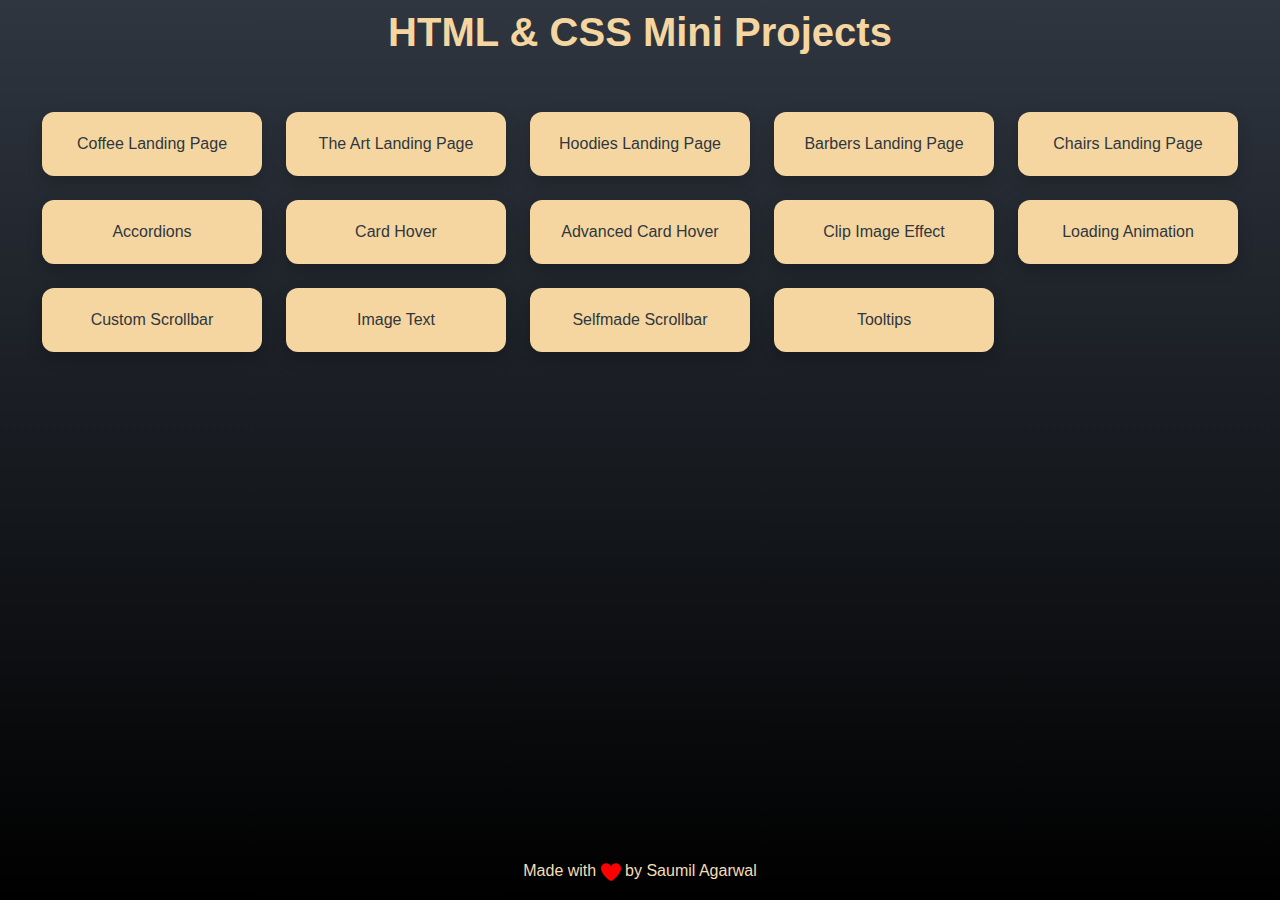
<file: index.html>
<!DOCTYPE html>
<html lang="en">
<head>
  <meta charset="UTF-8">
  <meta name="viewport" content="width=device-width, initial-scale=1.0">
  <title>HTML & CSS Mini Projects</title>
  <link rel="stylesheet" href="style.css">
</head>
<body>
  <h1>HTML & CSS Mini Projects</h1>
  <div class="projects">
    <a class="project-card" href="Coffee/index.html" target="_blank">Coffee Landing Page</a>
    <a class="project-card" href="theArt/index.html" target="_blank">The Art Landing Page</a>
    <a class="project-card" href="Hoodies/index.html" target="_blank">Hoodies Landing Page</a>
    <a class="project-card" href="Barbers/index.html" target="_blank">Barbers Landing Page</a>
    <a class="project-card" href="Chairs/index.html" target="_blank">Chairs Landing Page</a>
    <a class="project-card" href="Accordions/index.html" target="_blank">Accordions</a>
    <a class="project-card" href="Card 1/index.html" target="_blank">Card Hover</a>
    <a class="project-card" href="Card 2/index.html" target="_blank">Advanced Card Hover</a>
    <a class="project-card" href="Creative Image Hover Effect/index.html" target="_blank">Clip Image Effect</a>
    <a class="project-card" href="Creative Loading Animation/index.html" target="_blank">Loading Animation</a>
    <a class="project-card" href="Custom Scrollbar/index.html" target="_blank">Custom Scrollbar</a>
    <a class="project-card" href="Image Bg Text/index.html" target="_blank">Image Text</a>
    <a class="project-card" href="Scrollbar/index.html" target="_blank">Selfmade Scrollbar</a>
    <a class="project-card" href="Tooltip/index.html" target="_blank">Tooltips</a>
  </div>

    <div class="footer-heart">Made with 
        <svg xmlns="http://www.w3.org/2000/svg" viewBox="0 0 512 512"><path d="M241 87.1l15 20.7 15-20.7C296 52.5 336.2 32 378.9 32 452.4 32 512 91.6 512 165.1l0 2.6c0 112.2-139.9 242.5-212.9 298.2-12.4 9.4-27.6 14.1-43.1 14.1s-30.8-4.6-43.1-14.1C139.9 410.2 0 279.9 0 167.7l0-2.6C0 91.6 59.6 32 133.1 32 175.8 32 216 52.5 241 87.1z"/></svg> 
        by Saumil Agarwal
    </div>

</body>
</html>
</file>
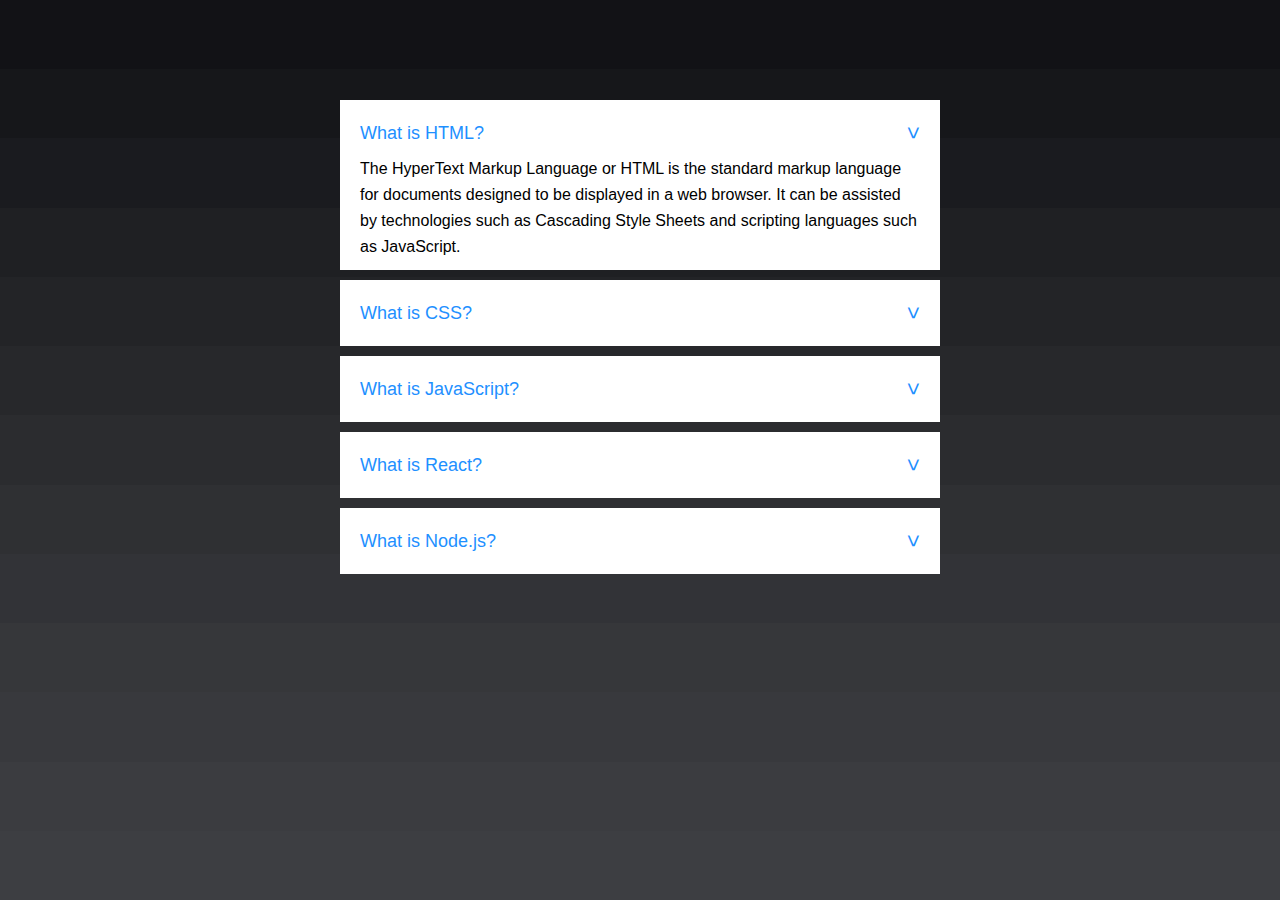
<file: Accordions/index.html>
<html lang="en">
  <head>
    <meta charset="UTF-8" />
    <meta http-equiv="X-UA-Compatible" content="IE=edge" />
    <meta name="viewport" content="width=device-width, initial-scale=1.0" />
    <title>Accordion</title>
    <link rel="stylesheet" href="style.css" />
  </head>
  <body>
    <ul id="accordion">
      <li>
        <label for="first">What is HTML? <span>&#x3e;</span></label>
        <input type="radio" name="accordion" id="first" checked />
        <div class="content">
          <p>
            The HyperText Markup Language or HTML is the standard markup
            language for documents designed to be displayed in a web browser. It
            can be assisted by technologies such as Cascading Style Sheets and
            scripting languages such as JavaScript.
          </p>
        </div>
      </li>
      <li>
        <label for="second">What is CSS? <span>&#x3e;</span></label>
        <input type="radio" name="accordion" id="second" />
        <div class="content">
          <p>
            Cascading Style Sheets is a style sheet language used for describing
            the presentation of a document written in a markup language such as
            HTML. CSS is a cornerstone technology of the World Wide Web,
            alongside HTML and JavaScript.
          </p>
        </div>
      </li>
      <li>
        <label for="third">What is JavaScript? <span>&#x3e;</span></label>
        <input type="radio" name="accordion" id="third" />
        <div class="content">
          <p>
            JavaScript, often abbreviated JS, is a programming language that is
            one of the core technologies of the World Wide Web, alongside HTML
            and CSS. Over 97% of websites use JavaScript on the client side for
            web page behavior, often incorporating third-party libraries.
          </p>
        </div>
      </li>
      <li>
        <label for="fourth">What is React? <span>&#x3e;</span></label>
        <input type="radio" name="accordion" id="fourth" />
        <div class="content">
          <p>
            React is a free and open-source front-end JavaScript library for
            building user interfaces based on UI components. It is maintained by
            Meta and a community of individual developers and companies.
          </p>
        </div>
      </li>
      <li>
        <label for="fifth">What is Node.js? <span>&#x3e;</span></label>
        <input type="radio" name="accordion" id="fifth" />
        <div class="content">
          <p>
            Node.js is an open-source, cross-platform, back-end JavaScript
            runtime environment that runs on the V8 engine and executes
            JavaScript code outside a web browser
          </p>
        </div>
      </li>
    </ul>
  </body>
</html>
</file>
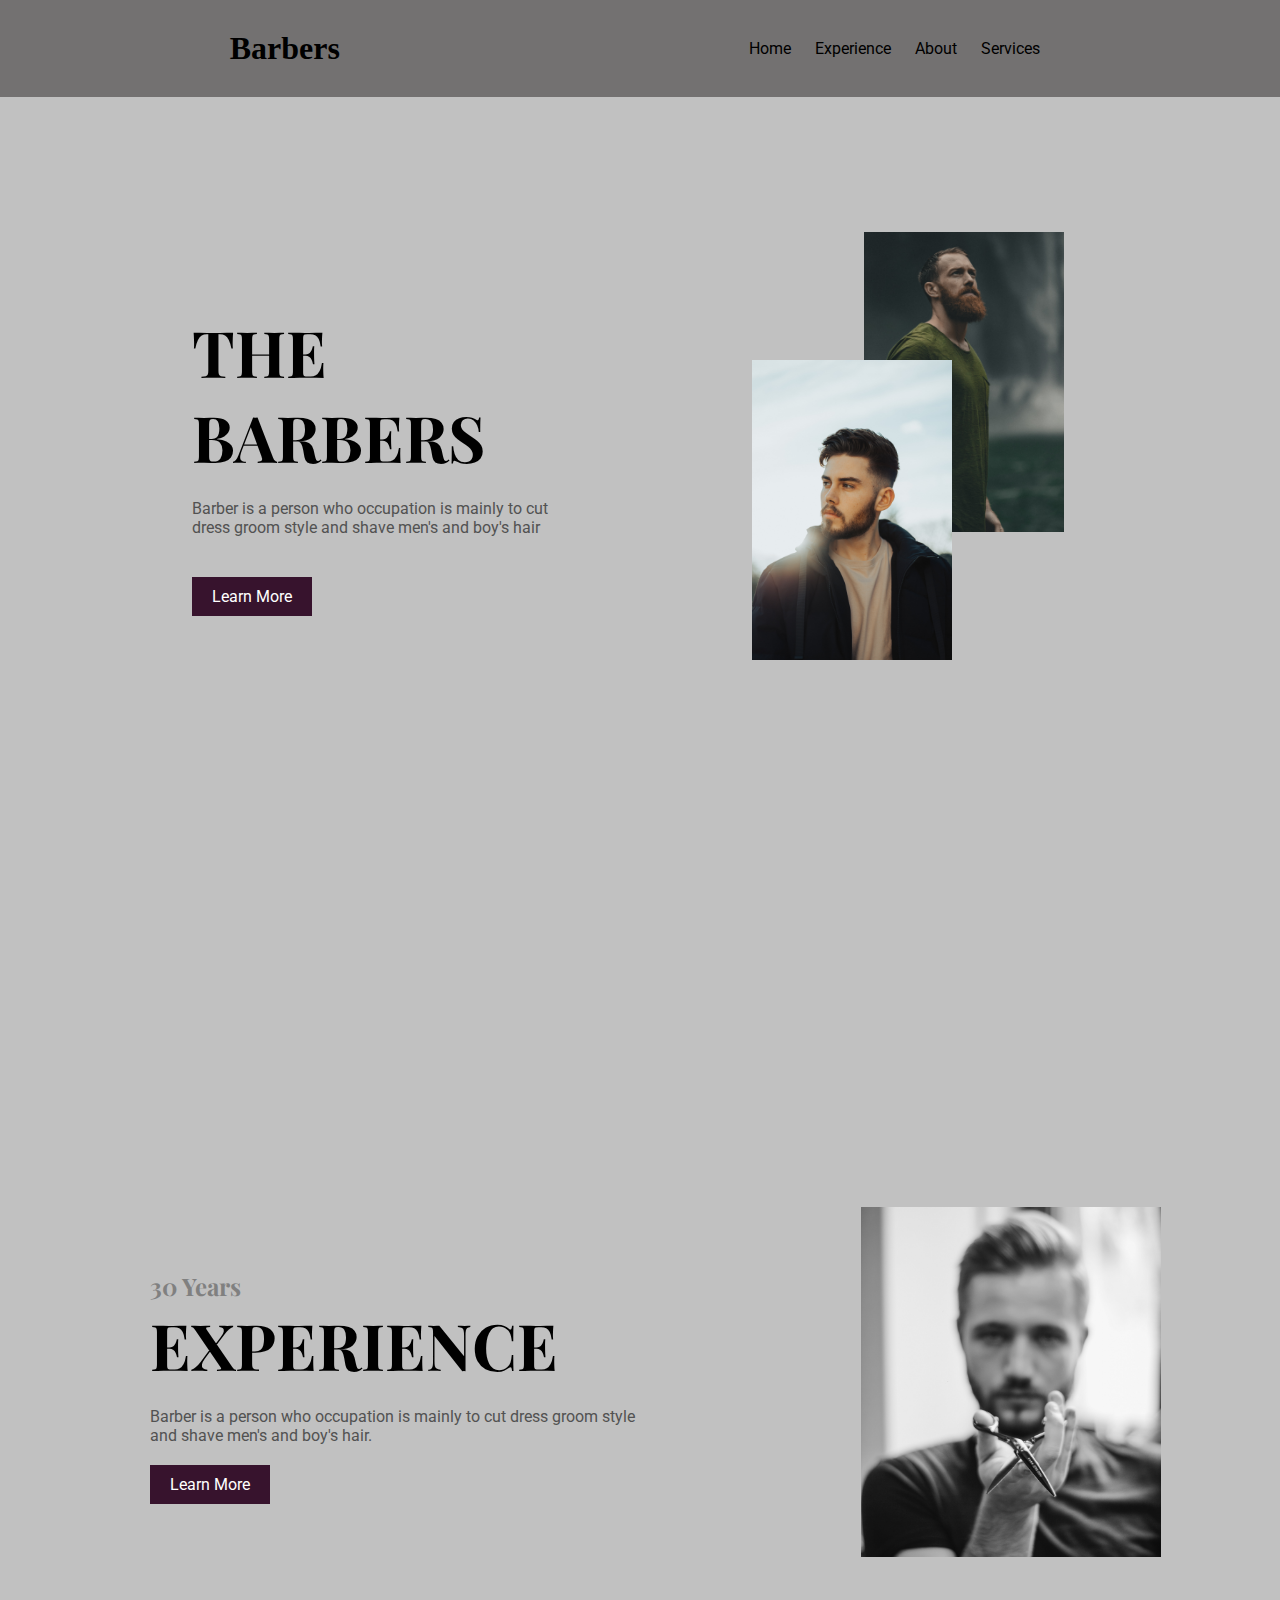
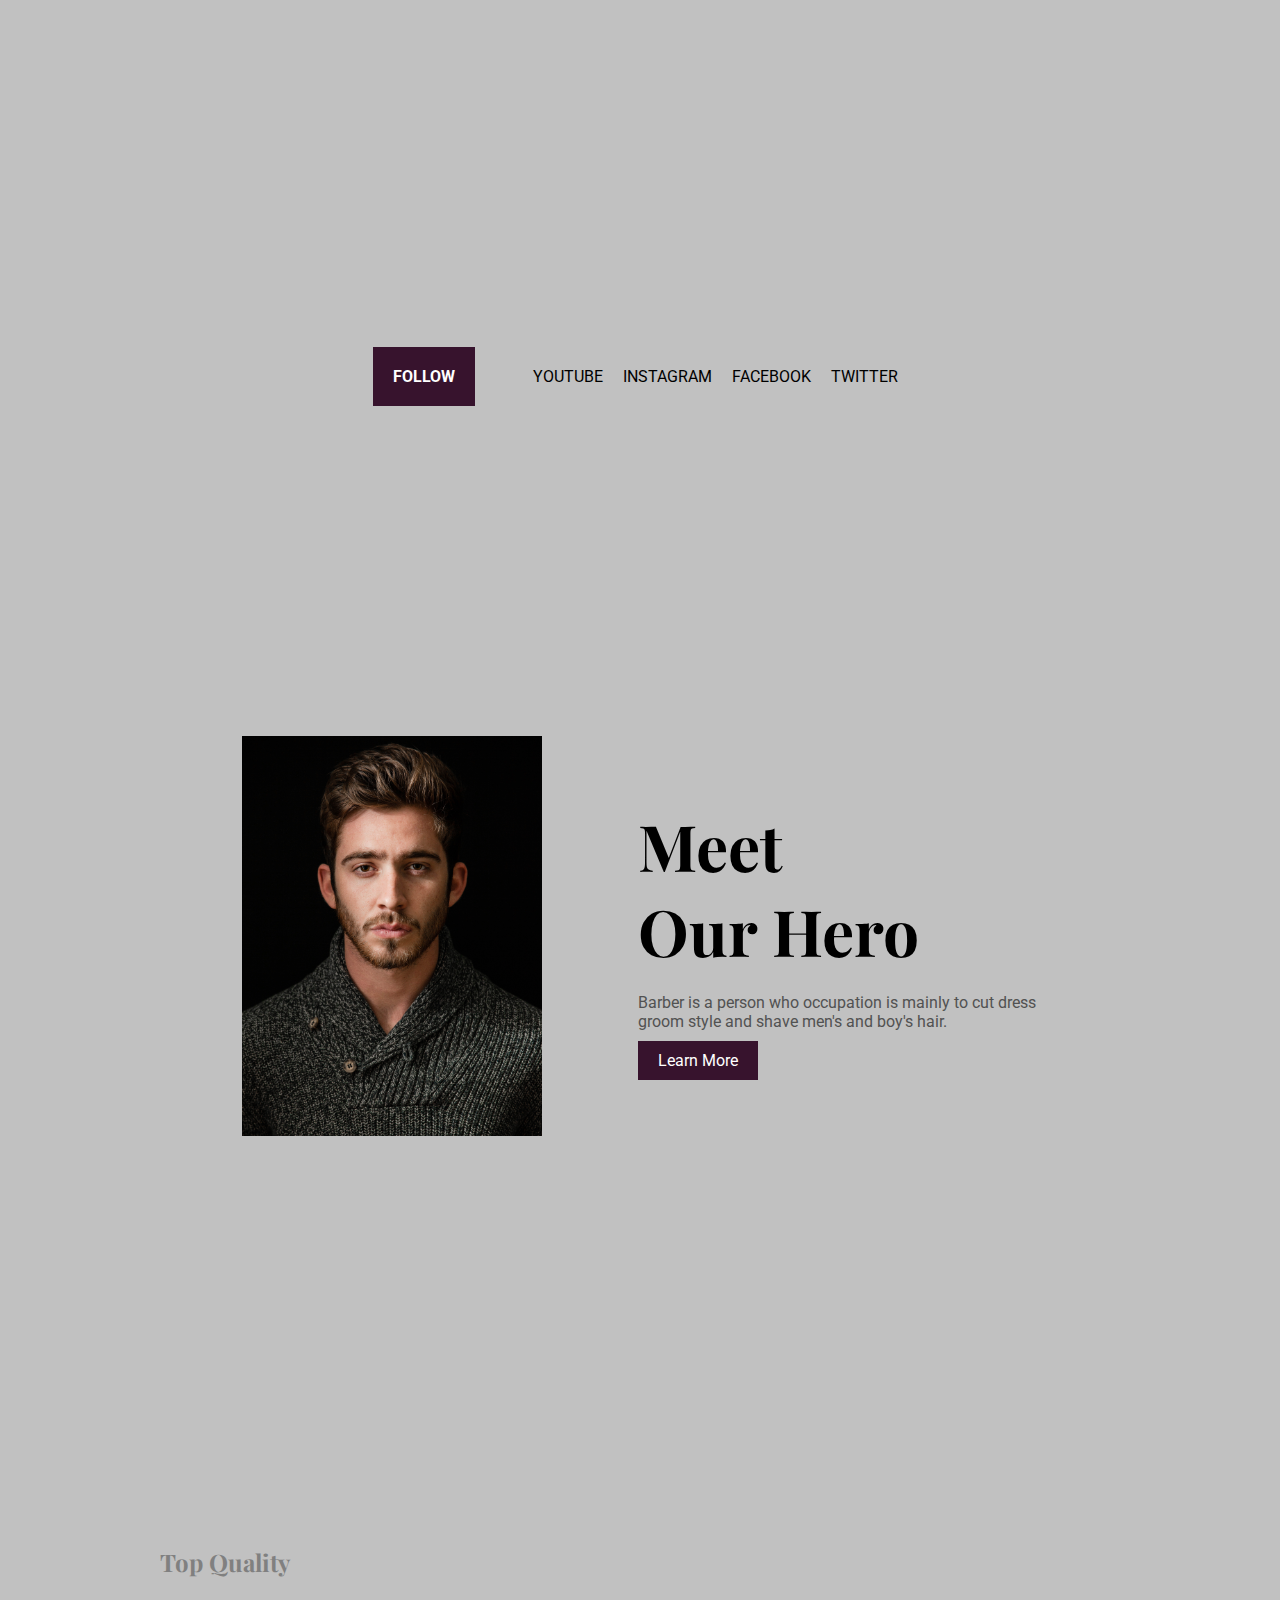
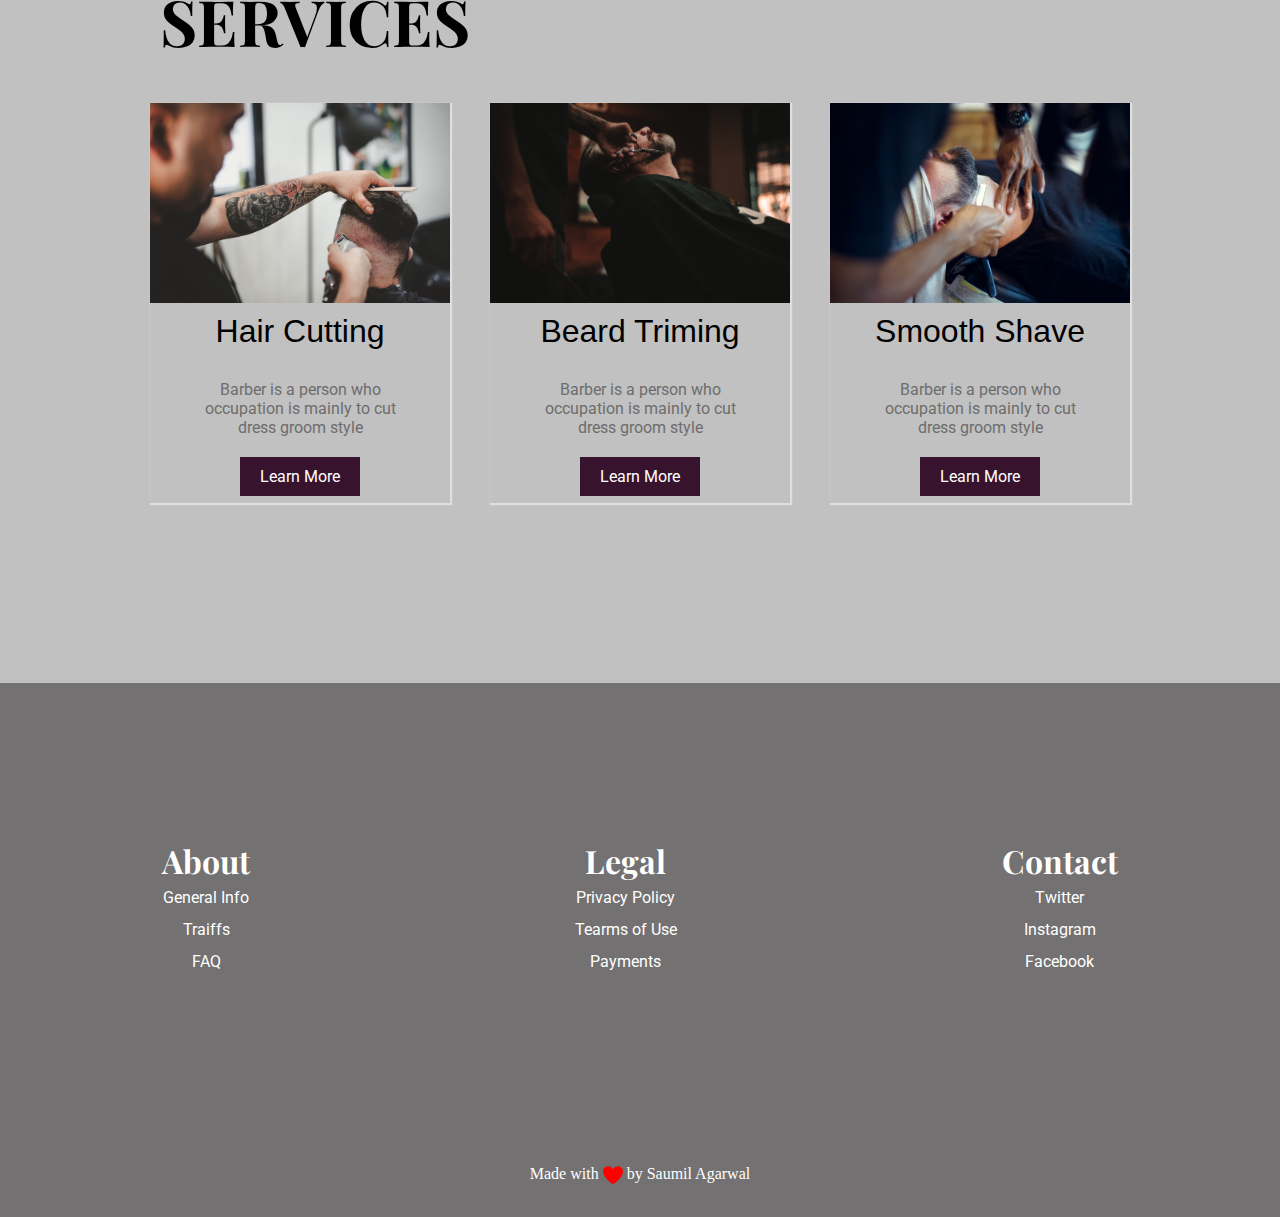
<file: Barbers/index.html>
<html lang="en">
  <head>
    <meta charset="UTF-8" />
    <meta http-equiv="X-UA-Compatible" content="IE=edge" />
    <meta name="viewport" content="width=device-width, initial-scale=1.0" />
    <title>The Barbers</title>
    <link rel="stylesheet" href="style.css" />
  </head>
  <body>
    <header class="header">
      <nav class="nav">
        <h1 class="logo">Barbers</h1>
        <ul>
          <li><a href="">Home</a></li>
          <li><a href="">Experience</a></li>
          <li><a href="">About</a></li>
          <li><a href="">Services</a></li>
        </ul>
      </nav>

      <div class="content__container">
        <section class="header__content">
          <h1 class="header__heading">
            THE <br />
            BARBERS
          </h1>
          <p class="header__sub-headings">
            Barber is a person who occupation is mainly to cut dress groom style
            and shave men's and boy's hair
          </p>
          <div class="btn-container">
            <a href="" class="main-btn">Learn More</a>
          </div>
        </section>

        <div class="header__img-container">
          <img
            src="assets/jakob-owens-lkMJcGDZLVs-unsplash.jpg"
            class="header__img img-one"
          />
          <img
            src="assets/stephan-louis-L3s5QySz5UM-unsplash.jpg"
            class="header__img img-two"
          />
        </div>
      </div>
    </header>

    <!-- Experience -->
    <section class="experience">
      <div class="experience__content">
        <h2 class="gray-heading">30 Years</h2>
        <h1 class="header__heading experience-headings">EXPERIENCE</h1>
        <p class="header__sub-headings experience__sub-headings">
          Barber is a person who occupation is mainly to cut dress groom style
          and shave men's and boy's hair.
        </p>
        <div class="btn-container">
          <a href="" class="main-btn">Learn More</a>
        </div>
      </div>
      <div class="experience-img"></div>
    </section>

    <section class="social-media">
      <ul class="sm-container">
        <div class="follow">FOLLOW</div>
        <li class="list-items"><a href="">YOUTUBE</a></li>
        <li class="list-items"><a href="">INSTAGRAM</a></li>
        <li class="list-items"><a href="">FACEBOOK</a></li>
        <li class="list-items"><a href="">TWITTER</a></li>
      </ul>
    </section>

    <section class="hero">
      <div class="hero-container">
        <div class="hero-img-container"></div>
        <div class="hero__content">
          <h1 class="header__heading hero__headings">
            Meet<br />
            Our Hero
          </h1>
          <p class="header__sub-headings hero__sub-headings">
            Barber is a person who occupation is mainly to cut dress groom style
            and shave men's and boy's hair.
          </p>
          <div class="btn-contaienr">
            <a href="" class="main-btn">Learn More</a>
          </div>
        </div>
      </div>
    </section>

    <section class="services">
      <h2 class="gray-heading services_g-heading">Top Quality</h2>
      <h1 class="header__heading services-heading">SERVICES</h1>

      <div class="cards">
        <div class="card">
          <div class="card-img img-one"></div>
          <div class="card-content">
            <h1 class="card-title">Hair Cutting</h1>
            <p class="card-info">
              Barber is a person who occupation is mainly to cut dress groom
              style
            </p>
            <a href="" class="main-btn card-btn">Learn More</a>
          </div>
        </div>
        <div class="card">
          <div class="card-img img-two"></div>
          <div class="card-content">
            <h1 class="card-title">Beard Triming</h1>
            <p class="card-info">
              Barber is a person who occupation is mainly to cut dress groom
              style
            </p>
            <a href="" class="main-btn card-btn">Learn More</a>
          </div>
        </div>
        <div class="card">
          <div class="card-img img-three"></div>
          <div class="card-content">
            <h1 class="card-title">Smooth Shave</h1>
            <p class="card-info">
              Barber is a person who occupation is mainly to cut dress groom
              style
            </p>
            <a href="" class="main-btn card-btn">Learn More</a>
          </div>
        </div>
      </div>
    </section>

    <footer class="footer">
    <div class="footer-cards">
      <div class="footer__card">
        <h1 class="footer__card-title">About</h1>
        <p class="footer__card-info">General Info</p>
        <p class="footer__card-info">Traiffs</p>
        <p class="footer__card-info">FAQ</p>
      </div>
      <div class="footer__card">
        <h1 class="footer__card-title">Legal</h1>
        <p class="footer__card-info">Privacy Policy</p>
        <p class="footer__card-info">Tearms of Use</p>
        <p class="footer__card-info">Payments</p>
      </div>
      <div class="footer__card">
        <h1 class="footer__card-title">Contact</h1>
        <p class="footer__card-info">Twitter</p>
        <p class="footer__card-info">Instagram</p>
        <p class="footer__card-info">Facebook</p>
      </div>
    </div>
        <div class="footer-heart">Made with <svg xmlns="http://www.w3.org/2000/svg" viewBox="0 0 512 512"><path d="M241 87.1l15 20.7 15-20.7C296 52.5 336.2 32 378.9 32 452.4 32 512 91.6 512 165.1l0 2.6c0 112.2-139.9 242.5-212.9 298.2-12.4 9.4-27.6 14.1-43.1 14.1s-30.8-4.6-43.1-14.1C139.9 410.2 0 279.9 0 167.7l0-2.6C0 91.6 59.6 32 133.1 32 175.8 32 216 52.5 241 87.1z"/></svg> by Saumil Agarwal</div>

    </footer>
  </body>
</html>
</file>
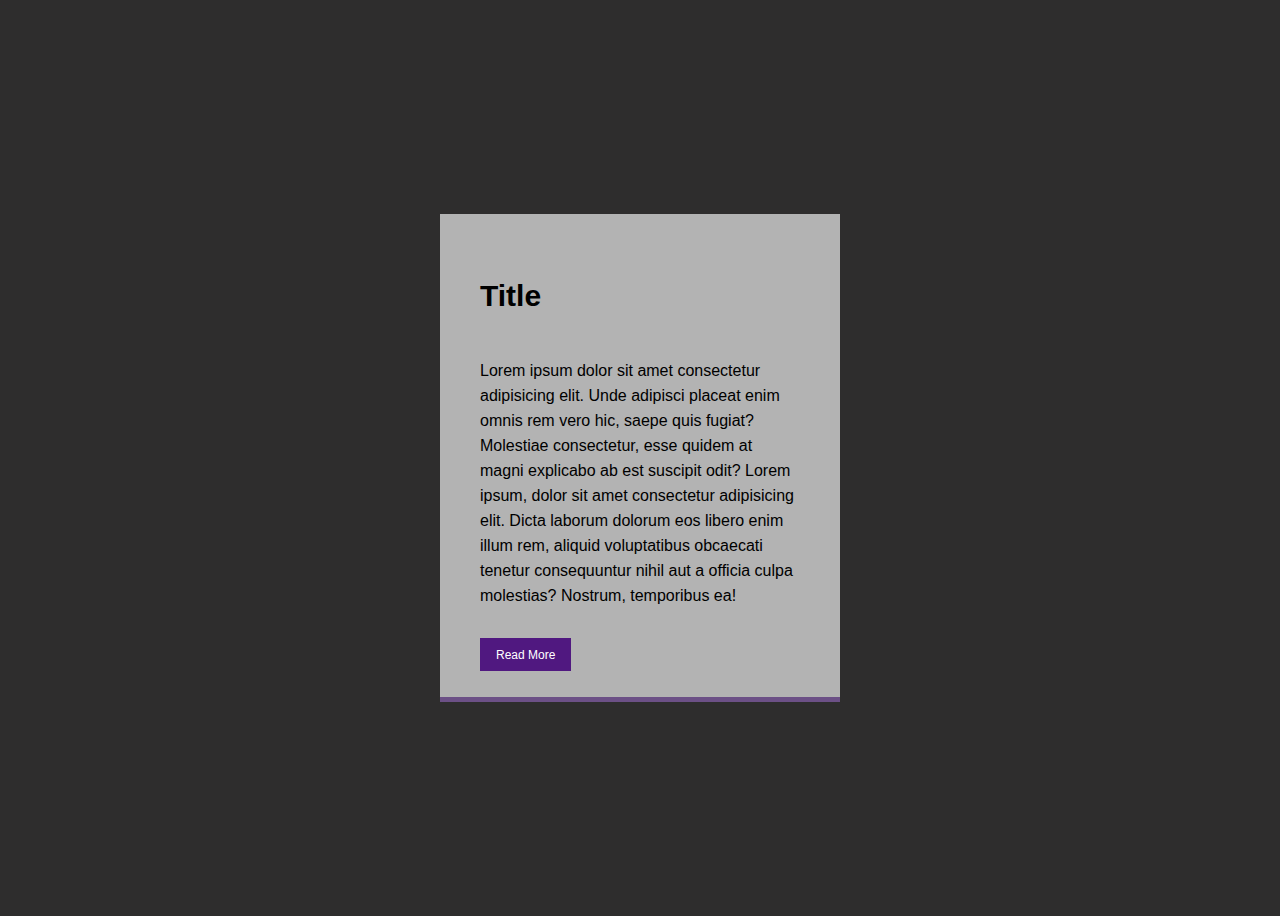
<file: Card 1/index.html>
<html lang="en">
  <head>
    <meta charset="UTF-8" />
    <meta http-equiv="X-UA-Compatible" content="IE=edge" />
    <meta name="viewport" content="width=device-width, initial-scale=1.0" />
    <title>Creative Card 1</title>
    <link rel="stylesheet" href="style.css" />
  </head>
  <body>
    <section class="card-container">
      <article class="content">
        <h2>Title</h2>
        <p>
          Lorem ipsum dolor sit amet consectetur adipisicing elit. Unde adipisci
          placeat enim omnis rem vero hic, saepe quis fugiat? Molestiae
          consectetur, esse quidem at magni explicabo ab est suscipit odit?
          Lorem ipsum, dolor sit amet consectetur adipisicing elit. Dicta
          laborum dolorum eos libero enim illum rem, aliquid voluptatibus
          obcaecati tenetur consequuntur nihil aut a officia culpa molestias?
          Nostrum, temporibus ea!
        </p>
        <a href="">Read More</a>
      </article>
    </section>
  </body>
</html>
</file>
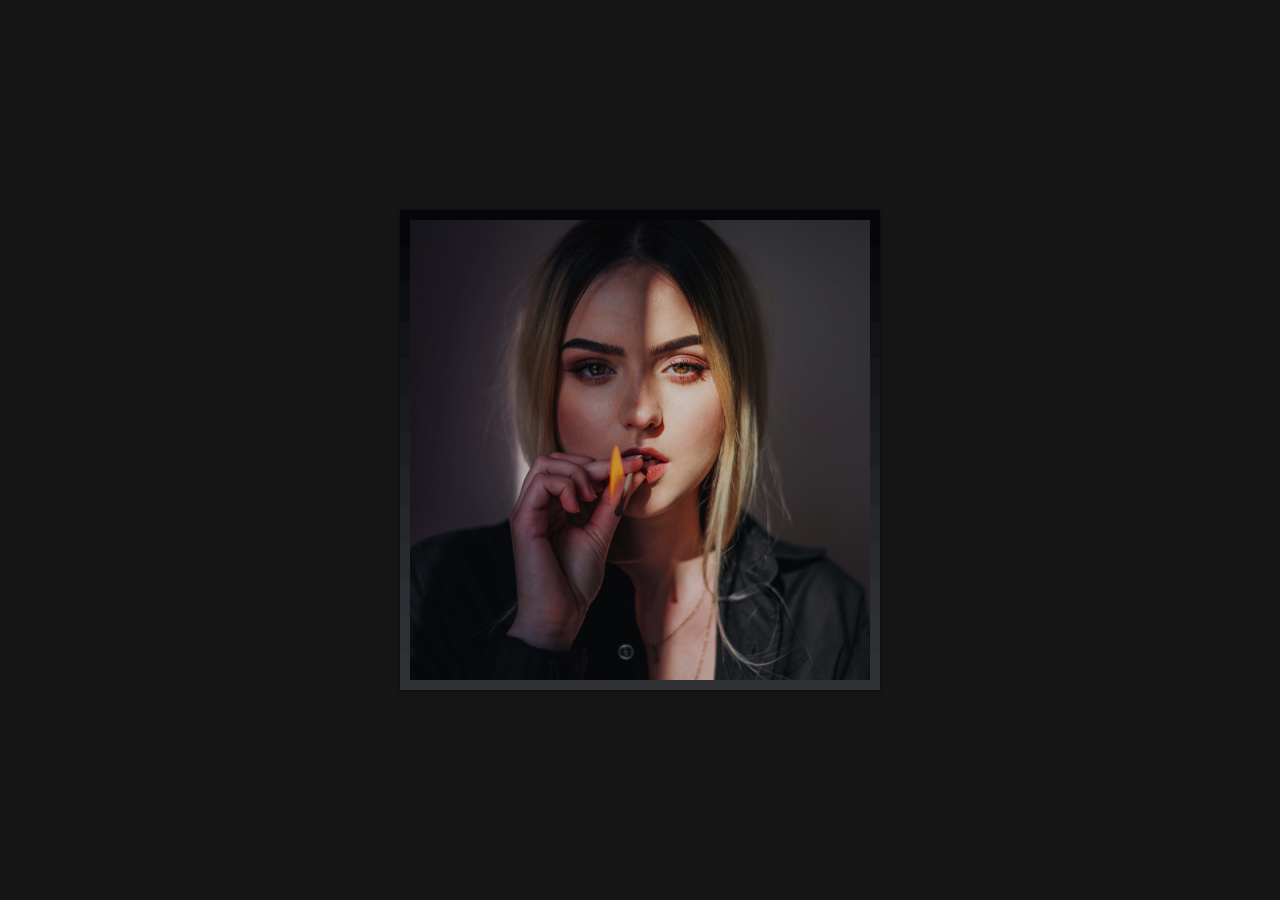
<file: Card 2/index.html>
<html lang="en">
  <head>
    <meta charset="UTF-8" />
    <meta http-equiv="X-UA-Compatible" content="IE=edge" />
    <meta name="viewport" content="width=device-width, initial-scale=1.0" />
    <title>Creative Card 2</title>
    <link rel="stylesheet" href="style.css" />
  </head>
  <body>
    <section class="card">
      <section class="imgBox">
        <img src="marian-oleksyn-Edv_EEWiB3E-unsplash.jpg" style="filter: brightness(80%);" />
      </section>
      <article class="details">
        <h2>Olivia</h2>
      </article>
    </section>
  </body>
</html>
</file>
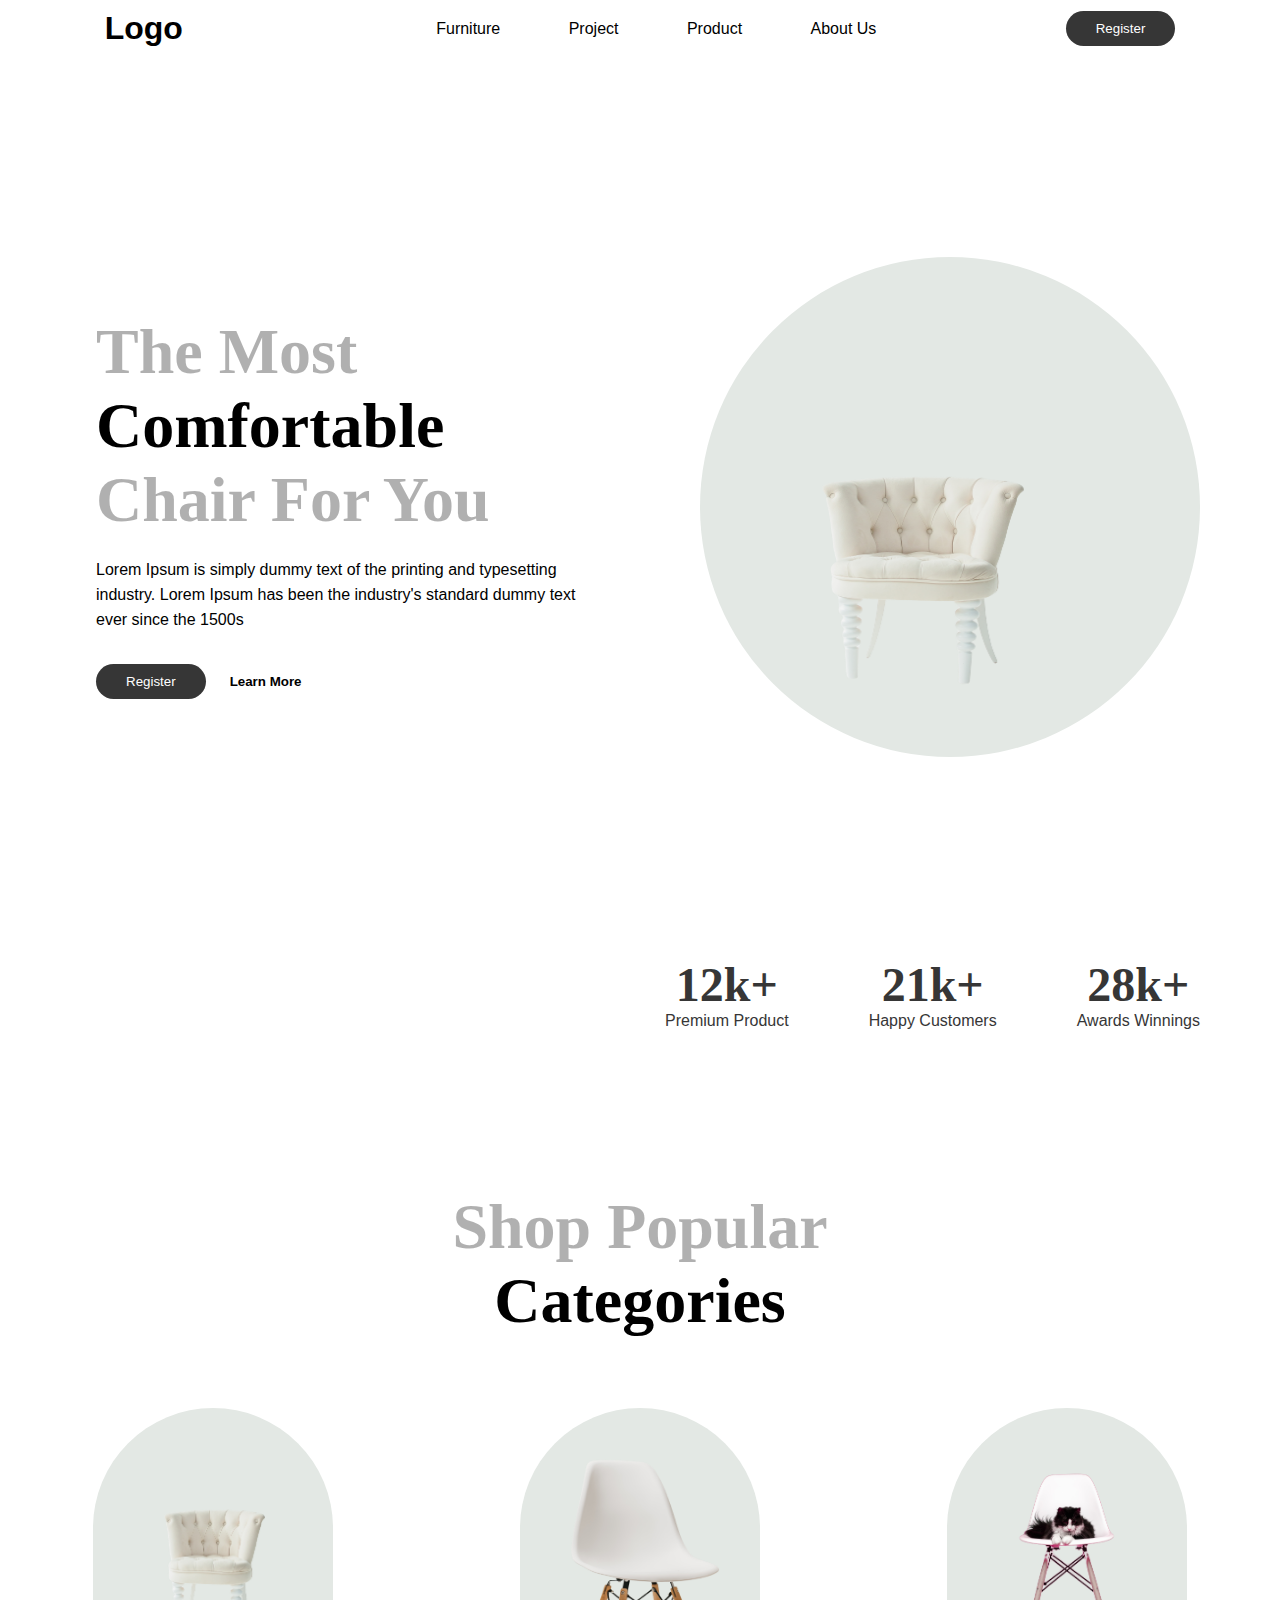
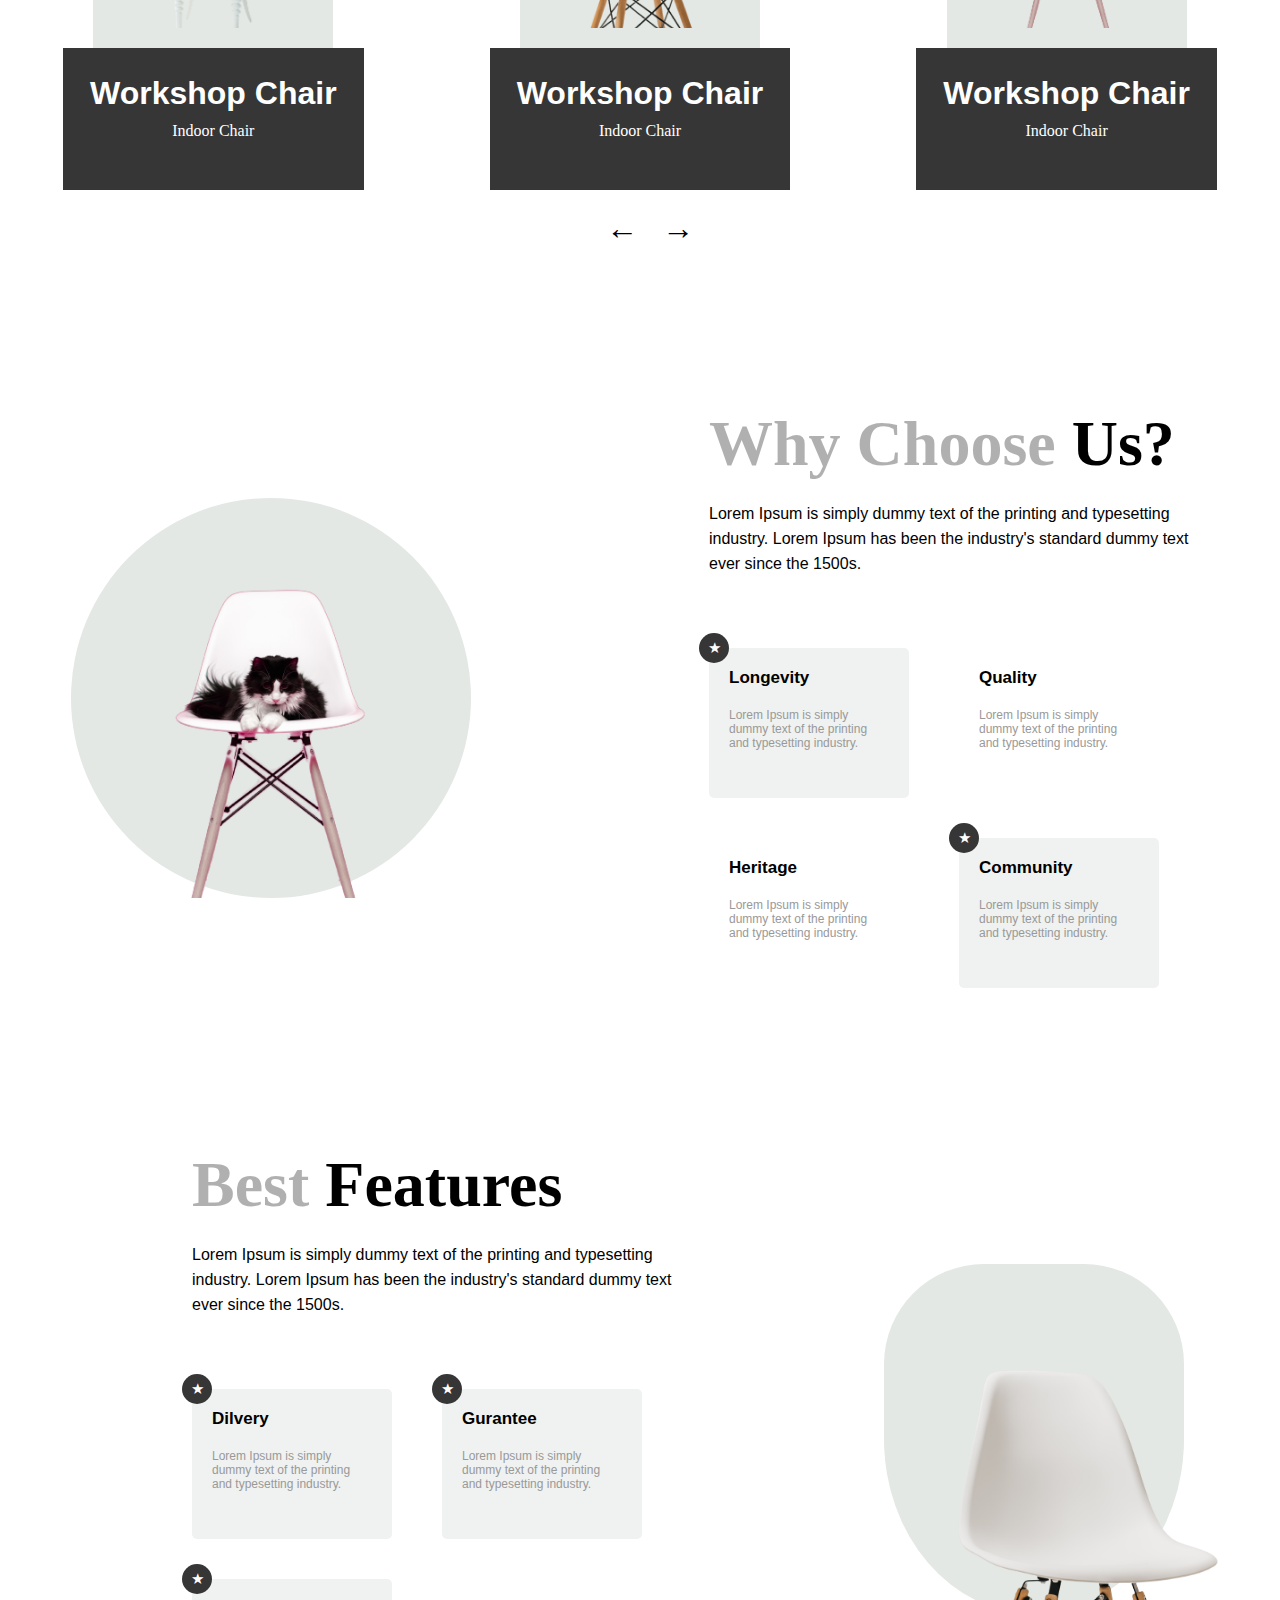
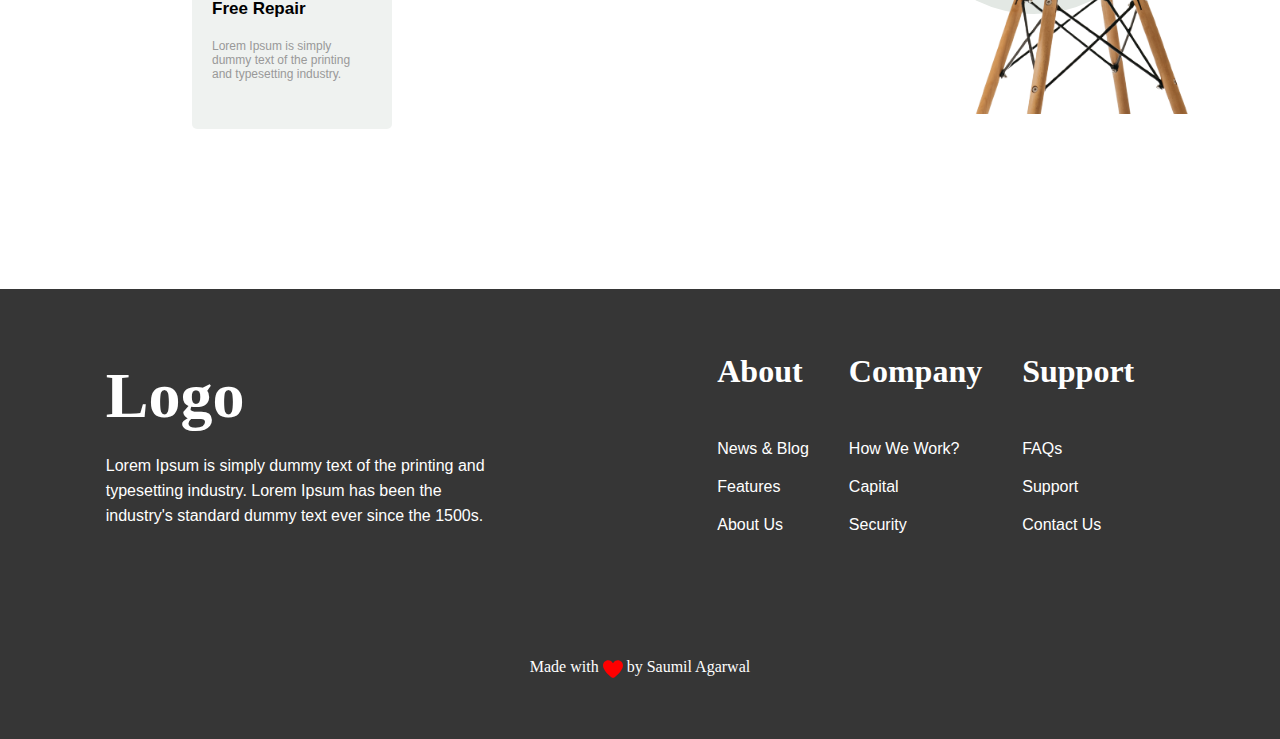
<file: Chairs/index.html>
<html lang="en">
  <head>
    <meta charset="UTF-8" />
    <meta http-equiv="X-UA-Compatible" content="IE=edge" />
    <meta name="viewport" content="width=device-width, initial-scale=1.0" />
    <title>Chairs</title>
    <link rel="stylesheet" href="style.css" />
  </head>
  <body>
    <nav>
      <div class="logo">
        <h1>Logo</h1>
      </div>

      <ul>
        <li><a href="">Furniture</a></li>
        <li><a href="">Project</a></li>
        <li><a href="">Product</a></li>
        <li><a href="">About Us</a></li>
      </ul>

      <button class="btn-fill">Register</button>
    </nav>

    <header>
      <div class="content-container">
        <h1 class="main-headings">
          The Most <br />
          <span> Comfortable </span><br />
          Chair For You
        </h1>
        <p class="primary-headings">
          Lorem Ipsum is simply dummy text of the printing and typesetting
          industry. Lorem Ipsum has been the industry's standard dummy text ever
          since the 1500s
        </p>
        <div class="btns-container">
          <button class="btn-fill">Register</button>
          <button class="btn-outline">Learn More</button>
        </div>
      </div>

      <div class="img-container">
        <img
          src="Images/daniil-silantev-1P6AnKDw6S8-unsplash-removebg-preview.png"
        />
      </div>
    </header>
    <section class="popularity">
      <div class="popularity-one">
        <h1>12k+</h1>
        <p>Premium Product</p>
      </div>
      <div class="popularity-two">
        <h1>21k+</h1>
        <p>Happy Customers</p>
      </div>
      <div class="popularity-three">
        <h1>28k+</h1>
        <p>Awards Winnings</p>
      </div>
    </section>

    <section class="products-container">
      <h1 class="products-heading main-headings">
        Shop Popular <br />
        <span>Categories</span>
      </h1>

      <div class="products">
        <div class="product">
          <div class="product-img-layer">
            <div class="img img-one"></div>
          </div>
          <div class="product-content">
            <h1 class="product-name">Workshop Chair</h1>
            <p class="product-quality">Indoor Chair</p>
          </div>
        </div>
        <div class="product">
          <div class="product-img-layer">
            <div class="img img-two"></div>
          </div>
          <div class="product-content">
            <h1 class="product-name">Workshop Chair</h1>
            <p class="product-quality">Indoor Chair</p>
          </div>
        </div>
        <div class="product">
          <div class="product-img-layer">
            <div class="img img-three"></div>
          </div>
          <div class="product-content">
            <h1 class="product-name">Workshop Chair</h1>
            <p class="product-quality">Indoor Chair</p>
          </div>
        </div>
      </div>
      <div class="b-container">
        <button>&#x2190;</button>
        <button>&rarr;</button>
      </div>
    </section>

    <section class="why-us">
      <div class="section-img-container">
        <div class="img-layer">
          <div class="img"></div>
        </div>
      </div>

      <div class="content-container">
        <h1 class="main-headings">Why Choose <span> Us?</span></h1>
        <p class="primary-headings">
          Lorem Ipsum is simply dummy text of the printing and typesetting
          industry. Lorem Ipsum has been the industry's standard dummy text ever
          since the 1500s.
        </p>
        <div class="cards">
          <div class="card card-fill">
            <div class="star">&#9733;</div>
            <h1 class="card-title">Longevity</h1>
            <p class="card-info">
              Lorem Ipsum is simply dummy text of the printing and typesetting
              industry.
            </p>
          </div>
          <div class="card">
            <h1 class="card-title">Quality</h1>
            <p class="card-info">
              Lorem Ipsum is simply dummy text of the printing and typesetting
              industry.
            </p>
          </div>
          <div class="card">
            <h1 class="card-title">Heritage</h1>
            <p class="card-info">
              Lorem Ipsum is simply dummy text of the printing and typesetting
              industry.
            </p>
          </div>
          <div class="card card-fill">
            <div class="star">&#9733;</div>
            <h1 class="card-title">Community</h1>
            <p class="card-info">
              Lorem Ipsum is simply dummy text of the printing and typesetting
              industry.
            </p>
          </div>
        </div>
      </div>
    </section>

    <section class="features">
      <div class="content-container">
        <h1 class="main-headings">Best <span> Features</span></h1>
        <p class="primary-headings">
          Lorem Ipsum is simply dummy text of the printing and typesetting
          industry. Lorem Ipsum has been the industry's standard dummy text ever
          since the 1500s.
        </p>
        <div class="cards">
          <div class="card card-fill">
            <div class="star">&#9733;</div>
            <h1>Dilvery</h1>
            <p>
              Lorem Ipsum is simply dummy text of the printing and typesetting
              industry.
            </p>
          </div>
          <div class="card card-fill">
            <div class="star">&#9733;</div>
            <h1>Gurantee</h1>
            <p>
              Lorem Ipsum is simply dummy text of the printing and typesetting
              industry.
            </p>
          </div>
          <div class="card card-fill">
            <div class="star">&#9733;</div>
            <h1>Free Repair</h1>
            <p>
              Lorem Ipsum is simply dummy text of the printing and typesetting
              industry.
            </p>
          </div>
        </div>
      </div>

      <div class="img-container d-none">
        <img
          src="Images/bruno-emmanuelle--MUoHL1XULM-unsplash-removebg-preview.png"
          alt=""
        />
      </div>
    </section>

    <footer>
      <div class="logo-container">
        <h1>Logo</h1>
        <p>
          Lorem Ipsum is simply dummy text of the printing and typesetting
          industry. Lorem Ipsum has been the industry's standard dummy text ever
          since the 1500s.
        </p>
      </div>

      <div class="about-company">
        <div class="container">
          <h1>About</h1>
          <p>News & Blog</p>
          <p>Features</p>
          <p>About Us</p>
        </div>
        <div class="container">
          <h1>Company</h1>
          <p>How We Work?</p>
          <p>Capital</p>
          <p>Security</p>
        </div>
        <div class="container">
          <h1>Support</h1>
          <p>FAQs</p>
          <p>Support</p>
          <p>Contact Us</p>
        </div>
      </div>
      
        <div class="footer-heart">Made with 
            <svg xmlns="http://www.w3.org/2000/svg" viewBox="0 0 512 512">
                <path d="M241 87.1l15 20.7 15-20.7C296 52.5 336.2 32 378.9 32 452.4 32 512 91.6 512 165.1l0 2.6c0 112.2-139.9 242.5-212.9 298.2-12.4 9.4-27.6 14.1-43.1 14.1s-30.8-4.6-43.1-14.1C139.9 410.2 0 279.9 0 167.7l0-2.6C0 91.6 59.6 32 133.1 32 175.8 32 216 52.5 241 87.1z"/>
            </svg> by Saumil Agarwal
        </div>

    </footer>
  </body>
</html>
</file>
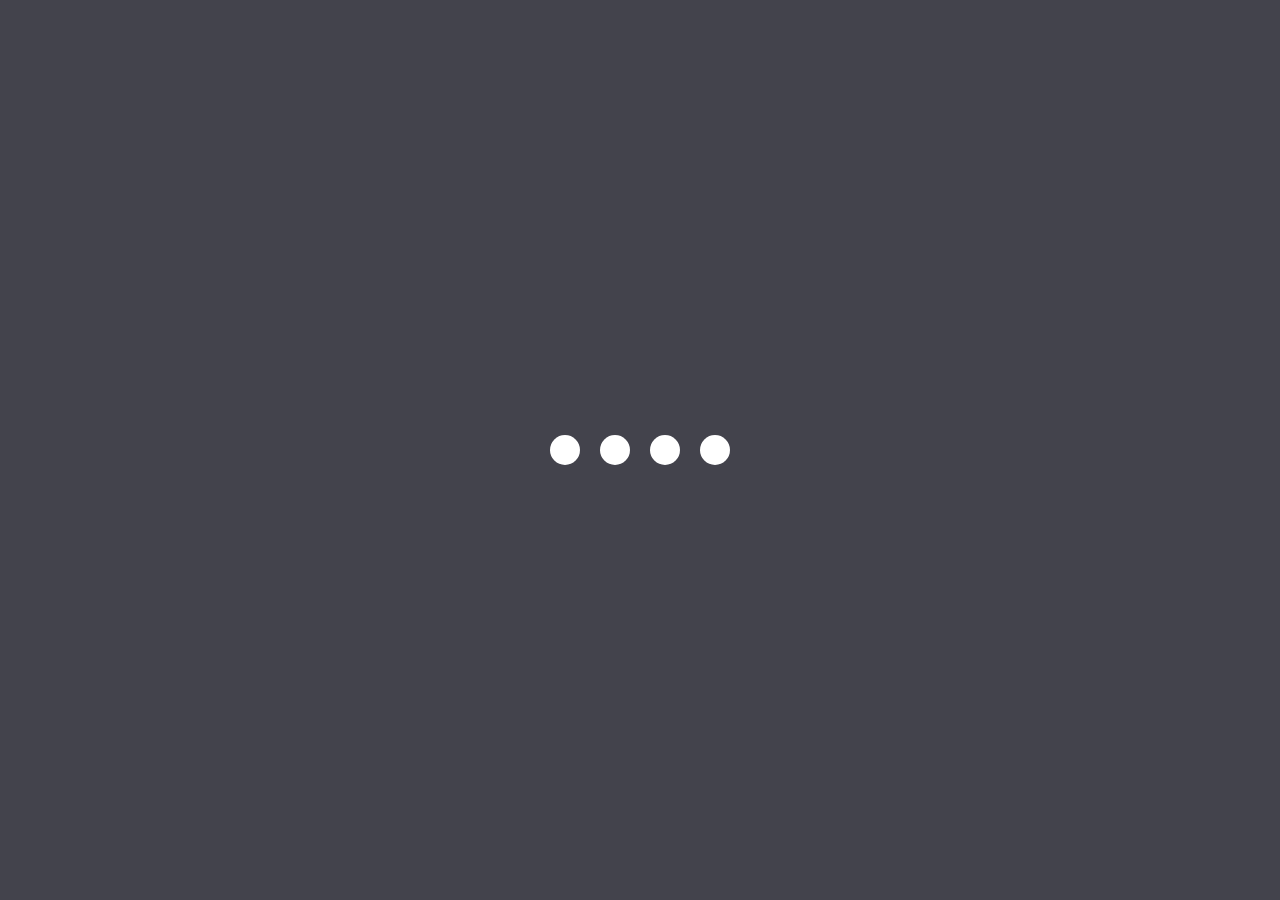
<file: Creative Loading Animation/index.html>
<html lang="en">
  <head>
    <meta charset="UTF-8" />
    <meta http-equiv="X-UA-Compatible" content="IE=edge" />
    <meta name="viewport" content="width=device-width, initial-scale=1.0" />
    <title>Loading Animation</title>
    <link rel="stylesheet" href="style.css" />
  </head>
  <body>
    <section class="wrapper">
      <div class="loader">
        <div class="loading one"></div>
        <div class="loading two"></div>
        <div class="loading three"></div>
        <div class="loading four"></div>
      </div>
    </section>
  </body>
</html>
</file>
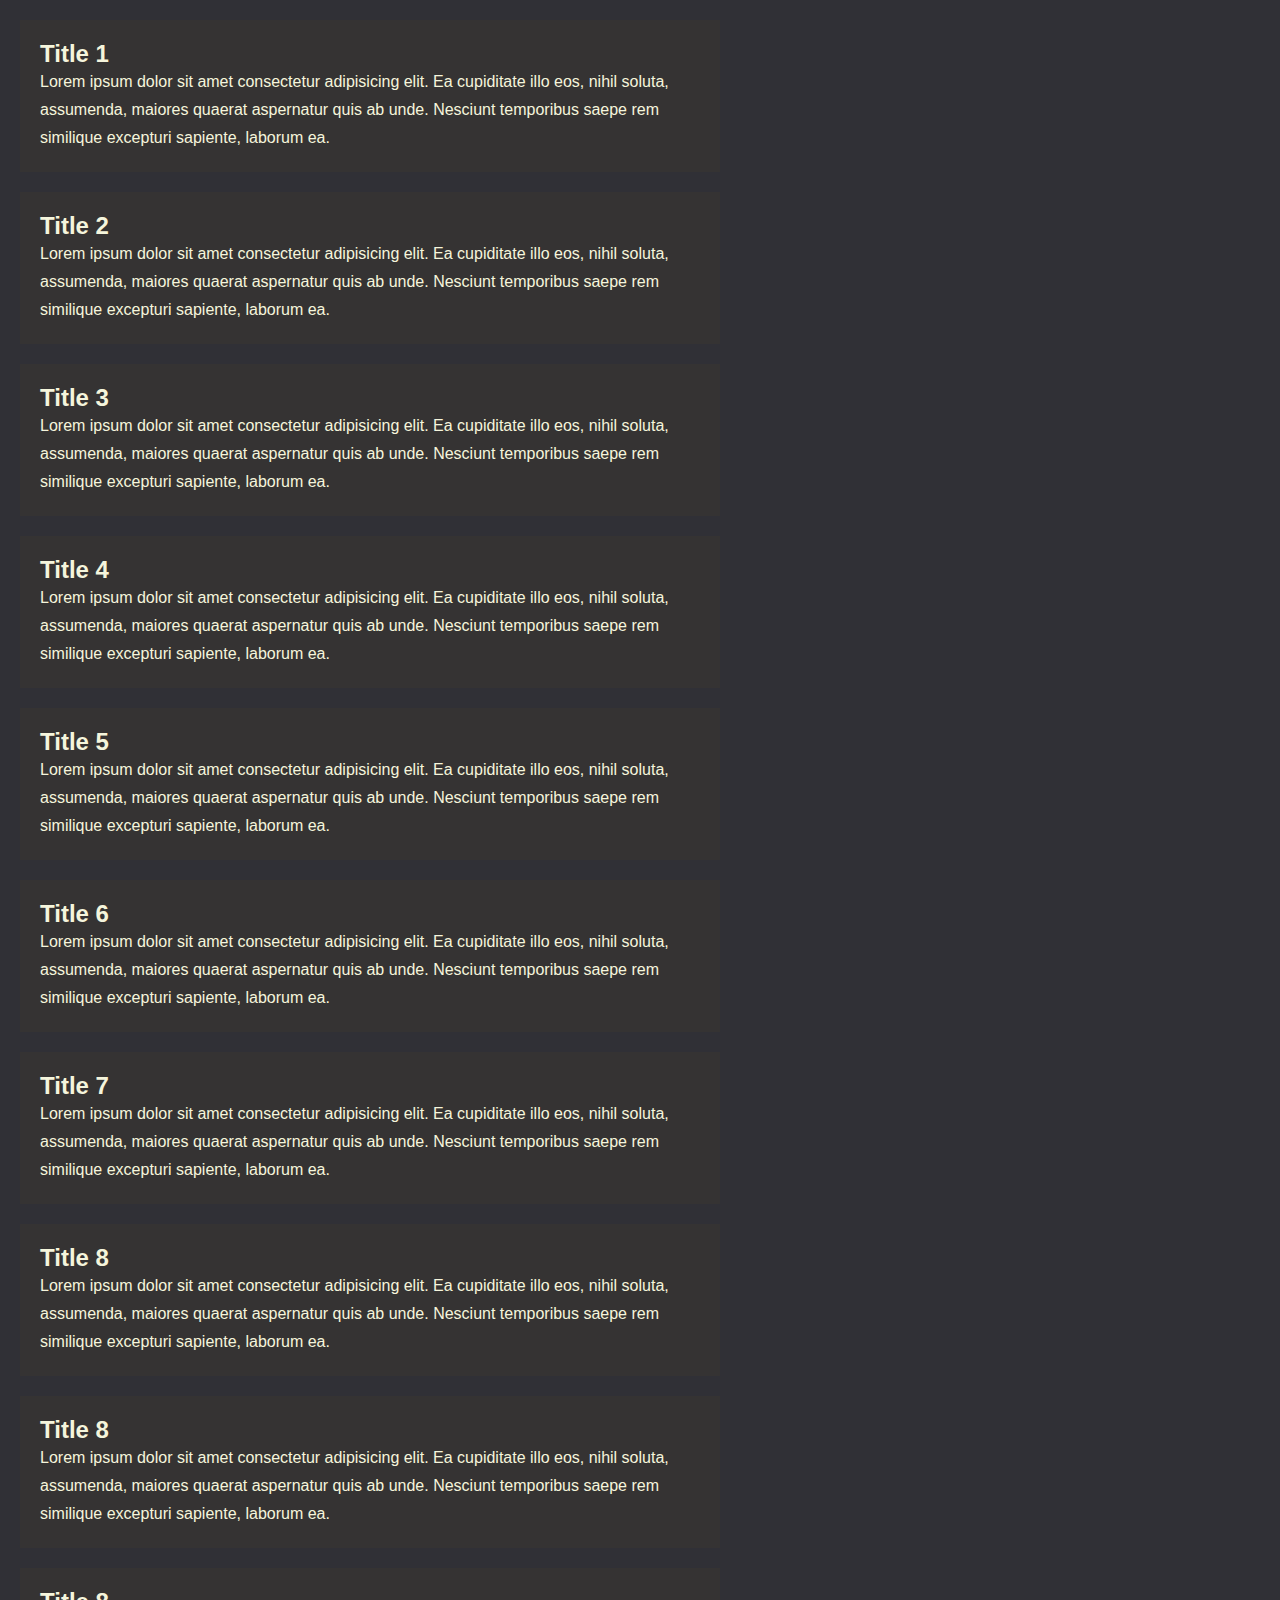
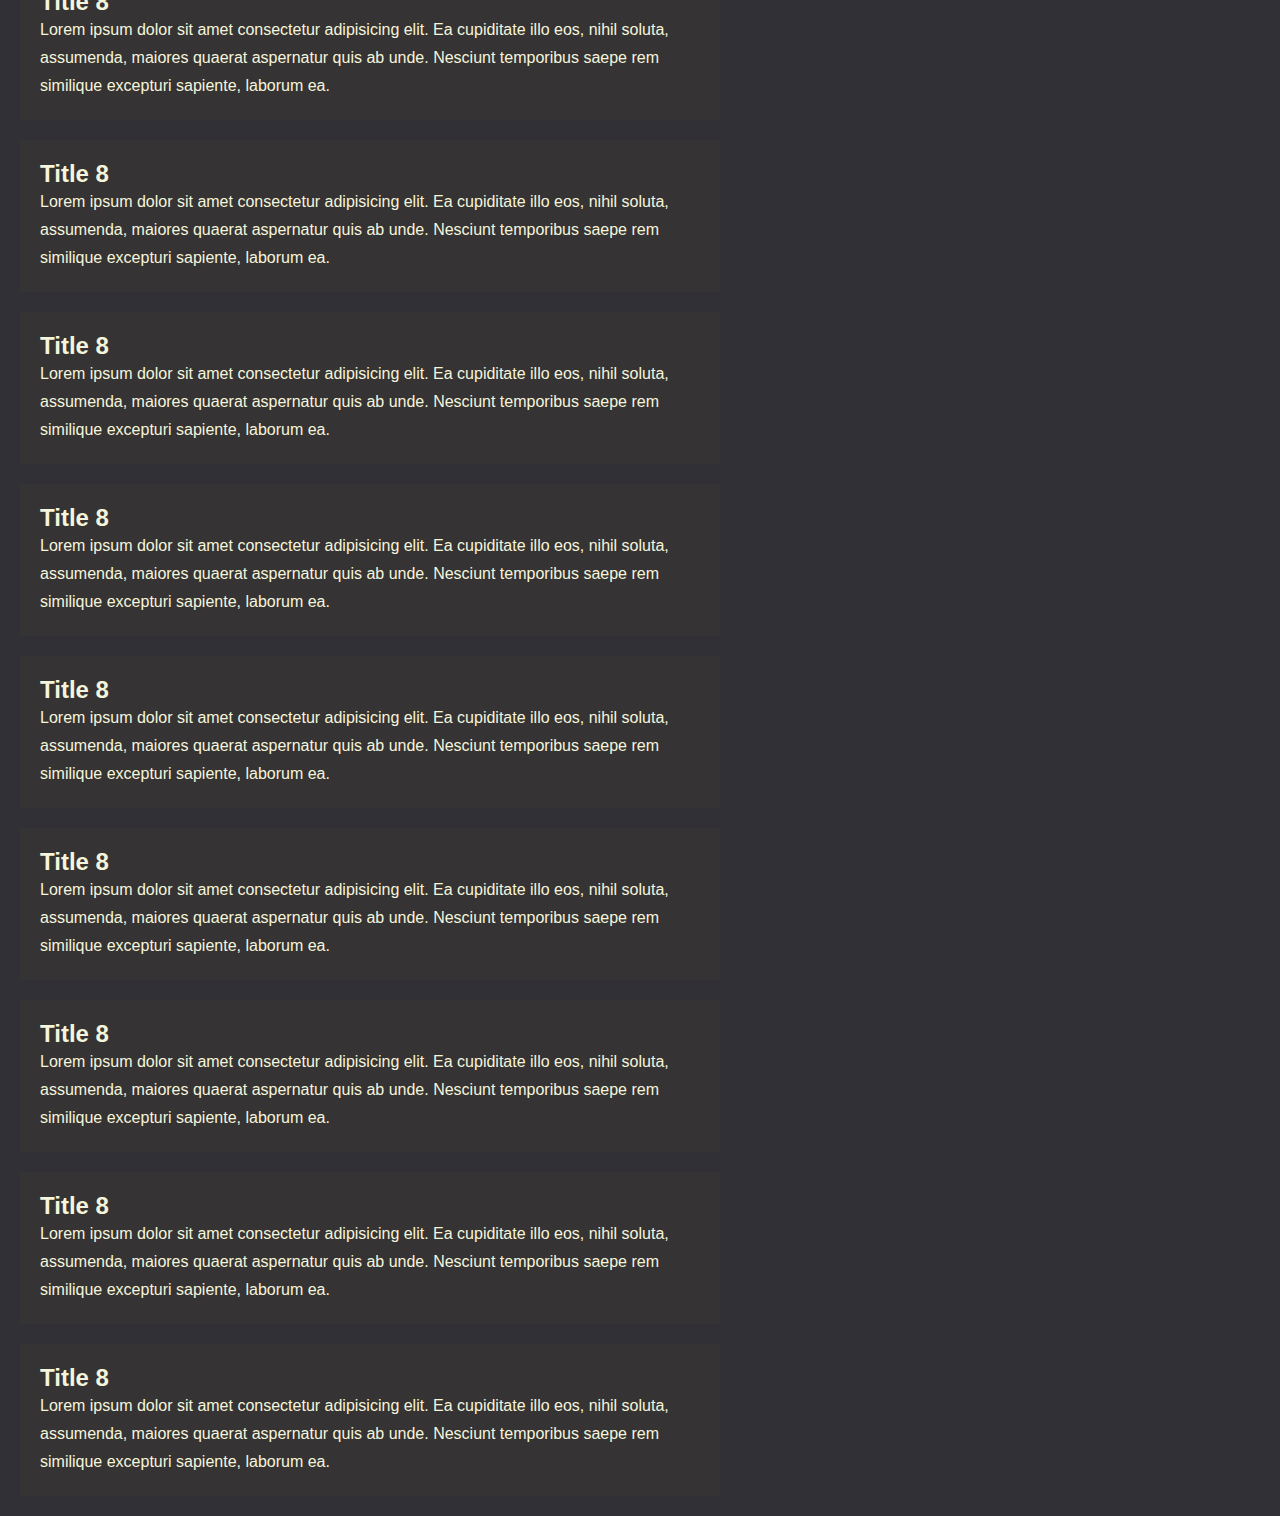
<file: Custom Scrollbar/index.html>
<html lang="en">
  <head>
    <meta charset="UTF-8" />
    <meta http-equiv="X-UA-Compatible" content="IE=edge" />
    <meta name="viewport" content="width=device-width, initial-scale=1.0" />
    <title>Custom Scrollbar</title>
    <link rel="stylesheet" href="style.css" />
  </head>
  <body>
    <section>
      <div class="card">
        <h2 class="card-title">Title 1</h2>
        <p>
          Lorem ipsum dolor sit amet consectetur adipisicing elit. Ea cupiditate
          illo eos, nihil soluta, assumenda, maiores quaerat aspernatur quis ab
          unde. Nesciunt temporibus saepe rem similique excepturi sapiente,
          laborum ea.
        </p>
      </div>
      <div class="card">
        <h2 class="card-title">Title 2</h2>
        <p>
          Lorem ipsum dolor sit amet consectetur adipisicing elit. Ea cupiditate
          illo eos, nihil soluta, assumenda, maiores quaerat aspernatur quis ab
          unde. Nesciunt temporibus saepe rem similique excepturi sapiente,
          laborum ea.
        </p>
      </div>
      <div class="card">
        <h2 class="card-title">Title 3</h2>
        <p>
          Lorem ipsum dolor sit amet consectetur adipisicing elit. Ea cupiditate
          illo eos, nihil soluta, assumenda, maiores quaerat aspernatur quis ab
          unde. Nesciunt temporibus saepe rem similique excepturi sapiente,
          laborum ea.
        </p>
      </div>
      <div class="card">
        <h2 class="card-title">Title 4</h2>
        <p>
          Lorem ipsum dolor sit amet consectetur adipisicing elit. Ea cupiditate
          illo eos, nihil soluta, assumenda, maiores quaerat aspernatur quis ab
          unde. Nesciunt temporibus saepe rem similique excepturi sapiente,
          laborum ea.
        </p>
      </div>
      <div class="card">
        <h2 class="card-title">Title 5</h2>
        <p>
          Lorem ipsum dolor sit amet consectetur adipisicing elit. Ea cupiditate
          illo eos, nihil soluta, assumenda, maiores quaerat aspernatur quis ab
          unde. Nesciunt temporibus saepe rem similique excepturi sapiente,
          laborum ea.
        </p>
      </div>
      <div class="card">
        <h2 class="card-title">Title 6</h2>
        <p>
          Lorem ipsum dolor sit amet consectetur adipisicing elit. Ea cupiditate
          illo eos, nihil soluta, assumenda, maiores quaerat aspernatur quis ab
          unde. Nesciunt temporibus saepe rem similique excepturi sapiente,
          laborum ea.
        </p>
      </div>
      <div class="card">
        <h2 class="card-title">Title 7</h2>
        <p>
          Lorem ipsum dolor sit amet consectetur adipisicing elit. Ea cupiditate
          illo eos, nihil soluta, assumenda, maiores quaerat aspernatur quis ab
          unde. Nesciunt temporibus saepe rem similique excepturi sapiente,
          laborum ea.
        </p>
      </div>
      <div class="card">
        <h2 class="card-title">Title 8</h2>
        <p>
          Lorem ipsum dolor sit amet consectetur adipisicing elit. Ea cupiditate
          illo eos, nihil soluta, assumenda, maiores quaerat aspernatur quis ab
          unde. Nesciunt temporibus saepe rem similique excepturi sapiente,
          laborum ea.
        </p>
      </div>
      <div class="card">
        <h2 class="card-title">Title 8</h2>
        <p>
          Lorem ipsum dolor sit amet consectetur adipisicing elit. Ea cupiditate
          illo eos, nihil soluta, assumenda, maiores quaerat aspernatur quis ab
          unde. Nesciunt temporibus saepe rem similique excepturi sapiente,
          laborum ea.
        </p>
      </div>
      <div class="card">
        <h2 class="card-title">Title 8</h2>
        <p>
          Lorem ipsum dolor sit amet consectetur adipisicing elit. Ea cupiditate
          illo eos, nihil soluta, assumenda, maiores quaerat aspernatur quis ab
          unde. Nesciunt temporibus saepe rem similique excepturi sapiente,
          laborum ea.
        </p>
      </div>
      <div class="card">
        <h2 class="card-title">Title 8</h2>
        <p>
          Lorem ipsum dolor sit amet consectetur adipisicing elit. Ea cupiditate
          illo eos, nihil soluta, assumenda, maiores quaerat aspernatur quis ab
          unde. Nesciunt temporibus saepe rem similique excepturi sapiente,
          laborum ea.
        </p>
      </div>
      <div class="card">
        <h2 class="card-title">Title 8</h2>
        <p>
          Lorem ipsum dolor sit amet consectetur adipisicing elit. Ea cupiditate
          illo eos, nihil soluta, assumenda, maiores quaerat aspernatur quis ab
          unde. Nesciunt temporibus saepe rem similique excepturi sapiente,
          laborum ea.
        </p>
      </div>
      <div class="card">
        <h2 class="card-title">Title 8</h2>
        <p>
          Lorem ipsum dolor sit amet consectetur adipisicing elit. Ea cupiditate
          illo eos, nihil soluta, assumenda, maiores quaerat aspernatur quis ab
          unde. Nesciunt temporibus saepe rem similique excepturi sapiente,
          laborum ea.
        </p>
      </div>
      <div class="card">
        <h2 class="card-title">Title 8</h2>
        <p>
          Lorem ipsum dolor sit amet consectetur adipisicing elit. Ea cupiditate
          illo eos, nihil soluta, assumenda, maiores quaerat aspernatur quis ab
          unde. Nesciunt temporibus saepe rem similique excepturi sapiente,
          laborum ea.
        </p>
      </div>
      <div class="card">
        <h2 class="card-title">Title 8</h2>
        <p>
          Lorem ipsum dolor sit amet consectetur adipisicing elit. Ea cupiditate
          illo eos, nihil soluta, assumenda, maiores quaerat aspernatur quis ab
          unde. Nesciunt temporibus saepe rem similique excepturi sapiente,
          laborum ea.
        </p>
      </div>
      <div class="card">
        <h2 class="card-title">Title 8</h2>
        <p>
          Lorem ipsum dolor sit amet consectetur adipisicing elit. Ea cupiditate
          illo eos, nihil soluta, assumenda, maiores quaerat aspernatur quis ab
          unde. Nesciunt temporibus saepe rem similique excepturi sapiente,
          laborum ea.
        </p>
      </div>
      <div class="card">
        <h2 class="card-title">Title 8</h2>
        <p>
          Lorem ipsum dolor sit amet consectetur adipisicing elit. Ea cupiditate
          illo eos, nihil soluta, assumenda, maiores quaerat aspernatur quis ab
          unde. Nesciunt temporibus saepe rem similique excepturi sapiente,
          laborum ea.
        </p>
      </div>
      <div class="card">
        <h2 class="card-title">Title 8</h2>
        <p>
          Lorem ipsum dolor sit amet consectetur adipisicing elit. Ea cupiditate
          illo eos, nihil soluta, assumenda, maiores quaerat aspernatur quis ab
          unde. Nesciunt temporibus saepe rem similique excepturi sapiente,
          laborum ea.
        </p>
      </div>
    </section>
  </body>
</html>
</file>
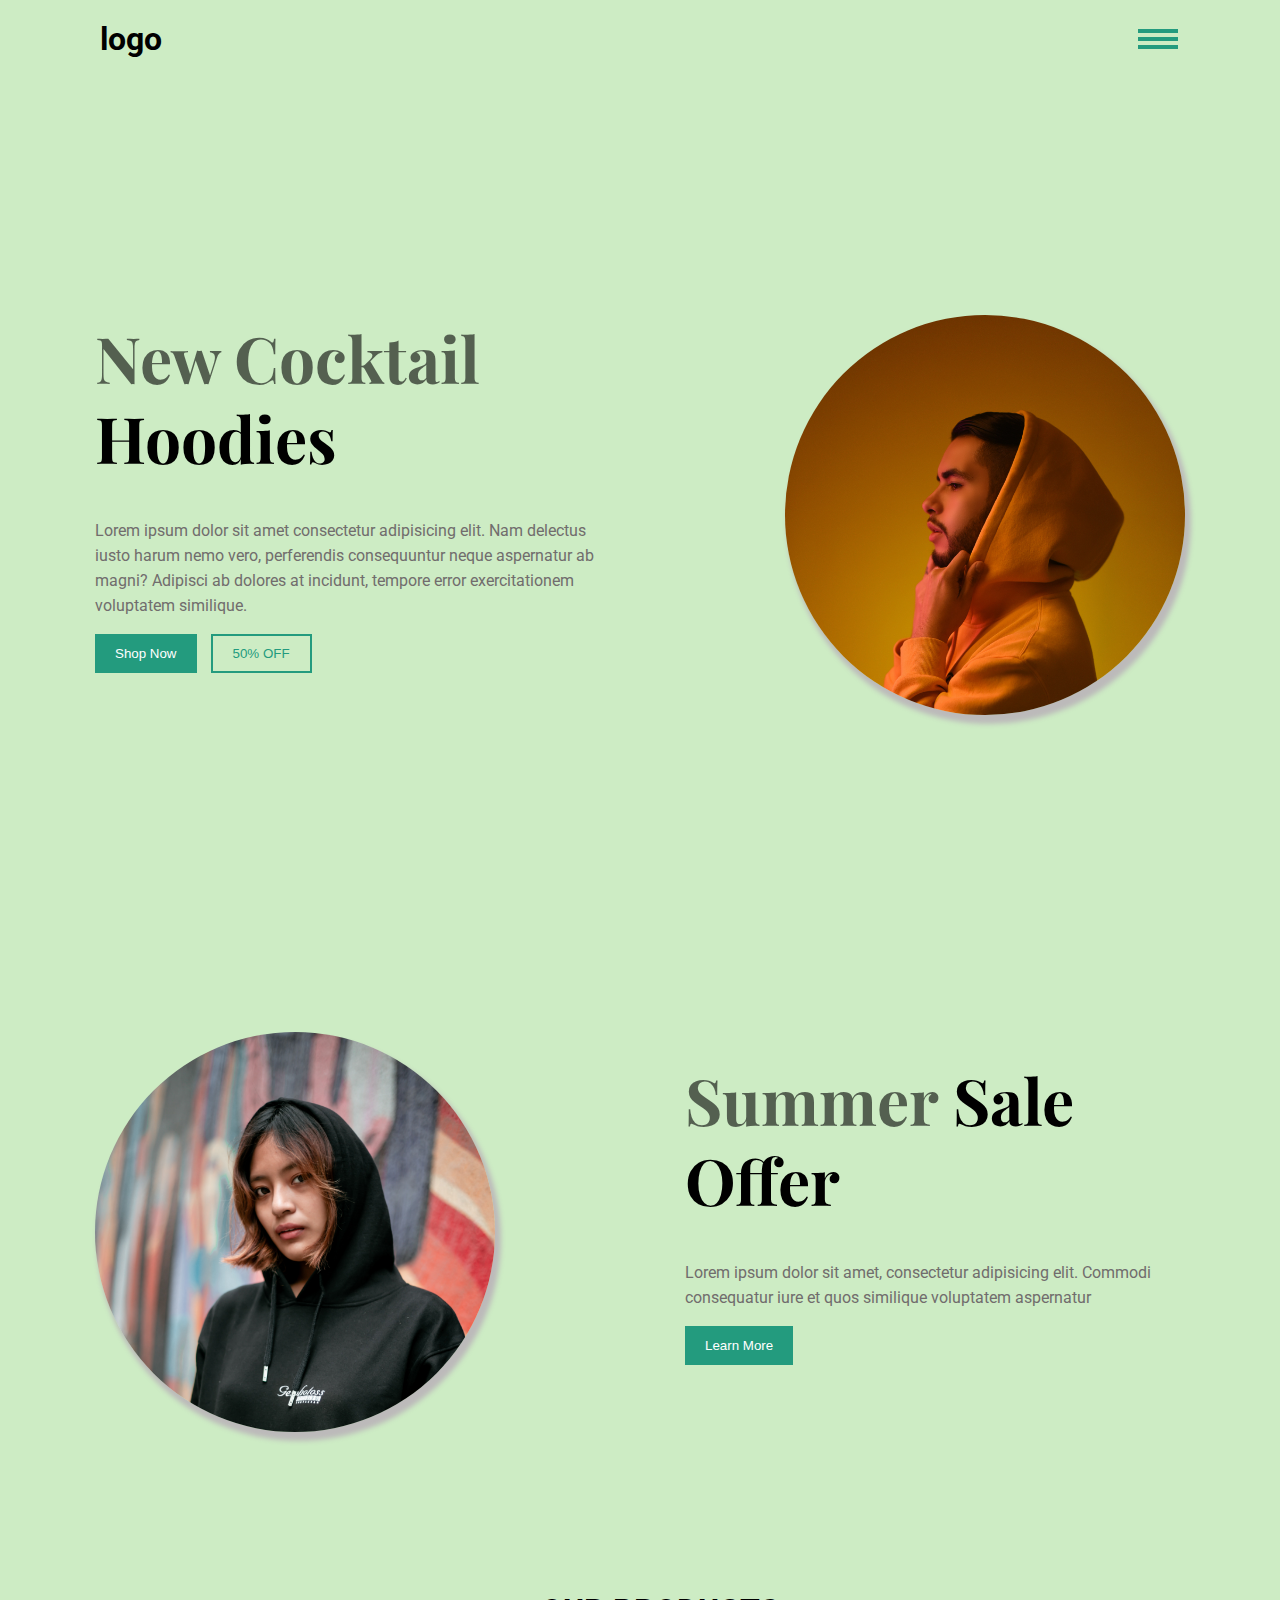
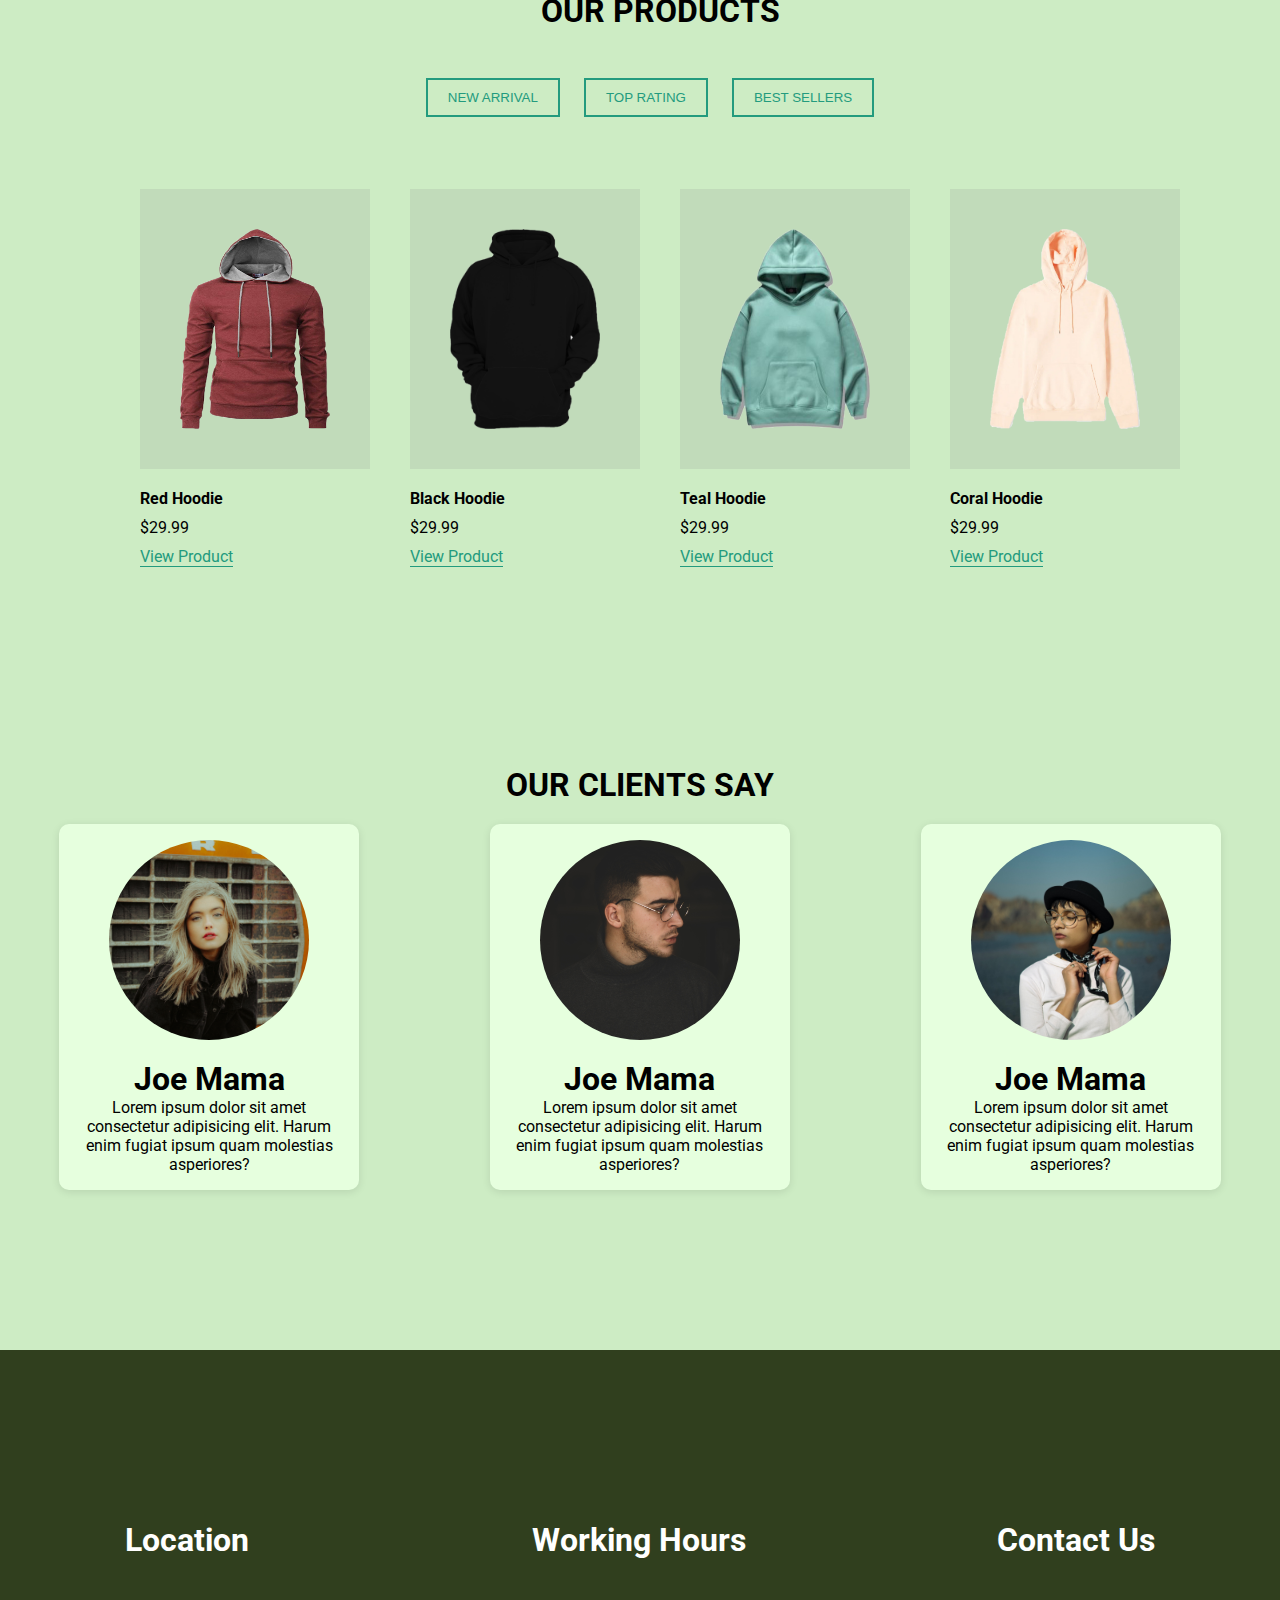
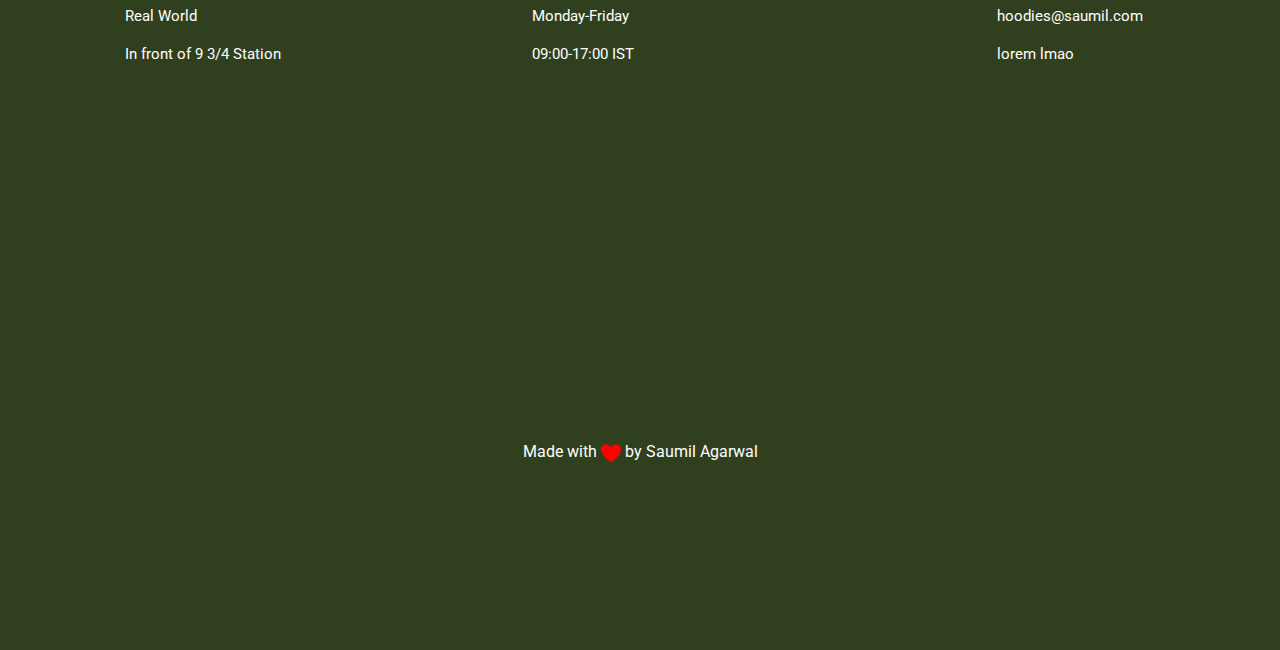
<file: Hoodies/index.html>
<head>
  <meta charset="UTF-8">
  <meta name="viewport" content="width=device-width, initial-scale=1.0">
  <title>Hoodies</title>

  <!-- Main CSS -->
  <link rel="stylesheet" href="style.css">

  <!-- Google Fonts (example: Poppins, you can change if needed) -->
  <link href="https://fonts.googleapis.com/css2?family=Poppins:wght@400;500;600&display=swap" rel="stylesheet">

  <link 
  rel="stylesheet" 
  href="https://cdnjs.cloudflare.com/ajax/libs/font-awesome/6.5.2/css/all.min.css" 
  integrity="sha512-SzlrxWUlpfuzQ+pcUCosxcglQRNAq/DZjVsC0lE40xsADsfeQoEypE+enwcOiGjk/bSuGGKHEyjSoQ1zVisanQ==" 
  crossorigin="anonymous" 
  referrerpolicy="no-referrer" 
/>

  <!-- Favicon (optional, replace hoodie.png with your icon) -->
  <link rel="icon" type="image/png" href="images/hoodie.png">
</head>

<body>
    <!-- Nav Start -->
     <nav>
        <div class="logo">
            <h1>logo</h1>
        </div>
        
        <div class="burger">
            <span></span>
            <span></span>
            <span></span>
        </div>
     </nav>
     <!-- Nav End -->

     <!-- Header Start -->
      <header>
        <div class="header-content">
            <h1 class="main-headings">
                New Cocktail <br>
                <span>Hoodies</span>
            </h1>
            <p class="primary-headings">
                Lorem ipsum dolor sit amet consectetur adipisicing elit. Nam delectus iusto harum nemo vero, perferendis consequuntur neque aspernatur ab magni? Adipisci ab dolores at incidunt, tempore error exercitationem voluptatem similique.
            </p>
            <div class="btn-container">
                <button class="btn-fill">Shop Now</button>
                <button class="btn-outline active">50% OFF</button>   
            </div>
        </div>
        <div class="img-container">
            <div class="header-img"></div>
        </div>
      </header>
      <!-- Header End -->

      <!-- Section One Start -->
       <section class="section-one">
        <div class="img-container">
            <div class="section-one-img header-img"></div>
        </div>
        <div class="section-content">
            <h1 class="main-headings">
                Summer <span>Sale <br> Offer</span>
            </h1>
            <p class="primary-headings">Lorem ipsum dolor sit amet, consectetur adipisicing elit. Commodi consequatur iure et quos similique voluptatem aspernatur </p>
            <button class="btn-fill">Learn More</button>
        </div>
       </section>
       <!-- Section One End -->

       <!-- Products Section Start -->
        <section class="products">
            <h1 class="products-headings">OUR PRODUCTS</h1>
            <section class="product-categories">
                <button class="btn-outline active">NEW ARRIVAL</button>
                <button class="btn-outline active">TOP RATING</button>
                <button class="btn-outline active">BEST SELLERS</button>
            </section>

            <div class="product-items-container">
            
                <div class="item">
                    <div class="item-layer">
                        <img src="images/Product/1.png">
                    </div>
                    <h4 class="item-name">Red Hoodie</h4>
                    <p class="item-price">$29.99</p>
                    <a href="" class="view-product">View Product</a>
                </div>

                <div class="item">
                    <div class="item-layer">
                        <img src="images/Product/2.png">
                    </div>
                    <h4 class="item-name">Black Hoodie</h4>
                    <p class="item-price">$29.99</p>
                    <a href="" class="view-product">View Product</a>
                </div>

                <div class="item">
                    <div class="item-layer">
                        <img src="images/Product/3.png">
                    </div>
                    <h4 class="item-name">Teal Hoodie</h4>
                    <p class="item-price">$29.99</p>
                    <a href="" class="view-product">View Product</a>
                </div>

                <div class="item">
                    <div class="item-layer">
                        <img src="images/Product/4.png">
                    </div>
                    <h4 class="item-name">Coral Hoodie</h4>
                    <p class="item-price">$29.99</p>
                    <a href="" class="view-product">View Product</a>
                </div>

            </div>
        </section>
       <!-- Products Section End -->
       
    <!-- Customer Reviews Start -->
     <h1 class="customer-heading">OUR CLIENTS SAY</h1>
     <section class="customer-reviews">

        <div class="customer">
            <div class="customer-img">
                <div class="img img-one"></div>
            </div>
            <h1 class="customer-name">Joe Mama</h1>
            <p class="customer-description">Lorem ipsum dolor sit amet consectetur adipisicing elit. Harum enim fugiat ipsum quam molestias asperiores?</p>
        </div>
        
        <div class="customer">
            <div class="customer-img">
                <div class="img img-two"></div>
            </div>
            <h1 class="customer-name">Joe Mama</h1>
            <p class="customer-description">Lorem ipsum dolor sit amet consectetur adipisicing elit. Harum enim fugiat ipsum quam molestias asperiores?</p>
        </div>
        
        <div class="customer">
            <div class="customer-img">
                <div class="img img-three"></div>
            </div>
            <h1 class="customer-name">Joe Mama</h1>
            <p class="customer-description">Lorem ipsum dolor sit amet consectetur adipisicing elit. Harum enim fugiat ipsum quam molestias asperiores?</p>
        </div>
        
     </section>
    <!-- Customer Reviews End -->

     <!-- Footer Start -->
     <footer>

        <div class="container">
            <h1 class="footer-heading">Location
            </h1>
            <h2 class="footer-primary-heading">Real World</h2>
            <h3 class="footer-primary-heading">In front of 9 3/4 Station</h3>
        </div>

        <div class="container">
            <h1 class="footer-heading">Working Hours
            </h1>
            <h2 class="footer-primary-heading">Monday-Friday</h2>
            <h3 class="footer-primary-heading">09:00-17:00 IST</h3>
        </div>

        <div class="container">
            <h1 class="footer-heading">Contact Us
            </h1>
            <h2 class="footer-primary-heading">hoodies@saumil.com</h2>
            <h3 class="footer-primary-heading">lorem lmao</h3>
        </div>

        <div class="footer-heart">Made with <svg xmlns="http://www.w3.org/2000/svg" viewBox="0 0 512 512"><!--!Font Awesome Free v7.0.1 by @fontawesome - https://fontawesome.com License - https://fontawesome.com/license/free Copyright 2025 Fonticons, Inc.--><path d="M241 87.1l15 20.7 15-20.7C296 52.5 336.2 32 378.9 32 452.4 32 512 91.6 512 165.1l0 2.6c0 112.2-139.9 242.5-212.9 298.2-12.4 9.4-27.6 14.1-43.1 14.1s-30.8-4.6-43.1-14.1C139.9 410.2 0 279.9 0 167.7l0-2.6C0 91.6 59.6 32 133.1 32 175.8 32 216 52.5 241 87.1z"/></svg> by Saumil Agarwal</div>

    </footer>
     <!-- Footer End -->

</body>
</html>
</file>
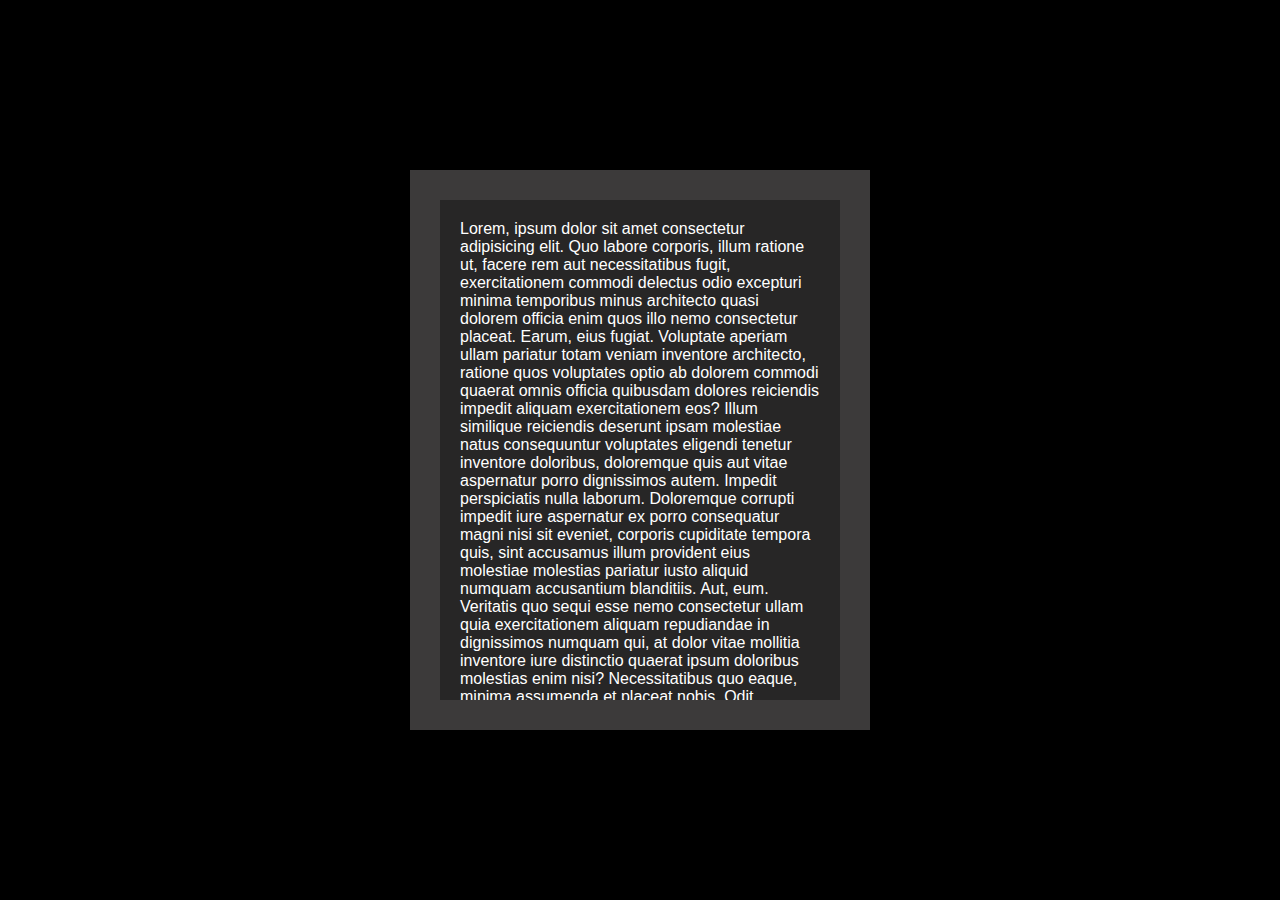
<file: Scrollbar/index.html>
<html lang="en">
  <head>
    <meta charset="UTF-8" />
    <meta http-equiv="X-UA-Compatible" content="IE=edge" />
    <meta name="viewport" content="width=device-width, initial-scale=1.0" />
    <title>Scrollbar</title>
    <link rel="stylesheet" href="style.css" />
  </head>
  <body>
    <section class="scroll-container">
      <div class="scroll-div">
        <div class="scroll-object">
          Lorem, ipsum dolor sit amet consectetur adipisicing elit. Quo labore
          corporis, illum ratione ut, facere rem aut necessitatibus fugit,
          exercitationem commodi delectus odio excepturi minima temporibus minus
          architecto quasi dolorem officia enim quos illo nemo consectetur
          placeat. Earum, eius fugiat. Voluptate aperiam ullam pariatur totam
          veniam inventore architecto, ratione quos voluptates optio ab dolorem
          commodi quaerat omnis officia quibusdam dolores reiciendis impedit
          aliquam exercitationem eos? Illum similique reiciendis deserunt ipsam
          molestiae natus consequuntur voluptates eligendi tenetur inventore
          doloribus, doloremque quis aut vitae aspernatur porro dignissimos
          autem. Impedit perspiciatis nulla laborum. Doloremque corrupti impedit
          iure aspernatur ex porro consequatur magni nisi sit eveniet, corporis
          cupiditate tempora quis, sint accusamus illum provident eius molestiae
          molestias pariatur iusto aliquid numquam accusantium blanditiis. Aut,
          eum. Veritatis quo sequi esse nemo consectetur ullam quia
          exercitationem aliquam repudiandae in dignissimos numquam qui, at
          dolor vitae mollitia inventore iure distinctio quaerat ipsum doloribus
          molestias enim nisi? Necessitatibus quo eaque, minima assumenda et
          placeat nobis. Odit accusamus quisquam fugit molestiae et! At
          provident reprehenderit veniam quas porro eaque enim ducimus neque
          tempore nesciunt pariatur assumenda, voluptates, quod deleniti soluta,
          nostrum ex ratione consequuntur distinctio vero magni blanditiis in
          optio dignissimos? Dolorum error deleniti necessitatibus, quibusdam
          distinctio neque beatae, eaque magnam nulla eum maiores explicabo
          ipsum magni voluptates, dolore adipisci qui ea debitis quod. Est,
          officia error? Natus fugiat impedit et voluptas minus quisquam
          voluptatum magni provident quos voluptates, delectus, veritatis
          accusamus voluptate eveniet mollitia aliquid nisi assumenda reiciendis
          laborum officiis illum magnam a? Reprehenderit vel animi adipisci
          doloribus explicabo dolorum odio consectetur, totam placeat illum
          quam! Impedit alias velit saepe, quis sapiente architecto laboriosam
          porro officiis omnis, unde minus corporis voluptate. Voluptates,
          quisquam deleniti vero impedit inventore corrupti repudiandae nesciunt
          facilis placeat fugiat corporis et autem mollitia! Nam id consectetur,
          voluptatum libero recusandae ipsam assumenda. Ad provident aperiam,
          laborum praesentium nihil iure voluptates et natus temporibus eum
          aliquam ratione similique eveniet repellat nisi velit, commodi fuga
          autem facere soluta. Deleniti numquam officiis ea labore odio minima
          laudantium doloremque asperiores repudiandae id quo ad eum enim,
          cupiditate veniam hic modi minus, praesentium qui! Ut soluta dolore et
          reiciendis ea beatae maxime enim facilis quibusdam. Optio nulla
          dignissimos accusamus mollitia rerum nemo magnam unde illo asperiores,
          voluptatum eius at corporis quos voluptate tempore, quasi praesentium
          debitis non nam in veniam maiores illum, reprehenderit quod. Impedit
          quisquam rem animi iste deleniti error, nemo harum illum inventore
          dolores quo eum officiis minus, eaque corporis. Ipsam perferendis
          labore qui exercitationem voluptatibus quam dignissimos non, harum
          animi nobis quaerat nesciunt, itaque quasi aperiam minus, maiores
          officia rem dolorem! Perspiciatis architecto sint molestiae ipsam,
          repellat consequuntur ipsum pariatur assumenda cum similique harum
          laborum quo molestias iure iste laudantium recusandae nostrum. Ea
          reiciendis dignissimos nostrum laborum obcaecati perspiciatis aliquam
          praesentium officiis repellendus maiores aperiam quibusdam facere
          sapiente similique temporibus distinctio officia autem non ipsum
          corrupti, corporis atque, nulla illo? Iure aspernatur non praesentium
          libero nobis, facilis corporis officiis quia, soluta quam sapiente
          enim qui ex adipisci iusto minus quaerat commodi. Beatae alias ab
          iusto cupiditate veniam!
        </div>
      </div>
    </section>
  </body>
</html>
</file>
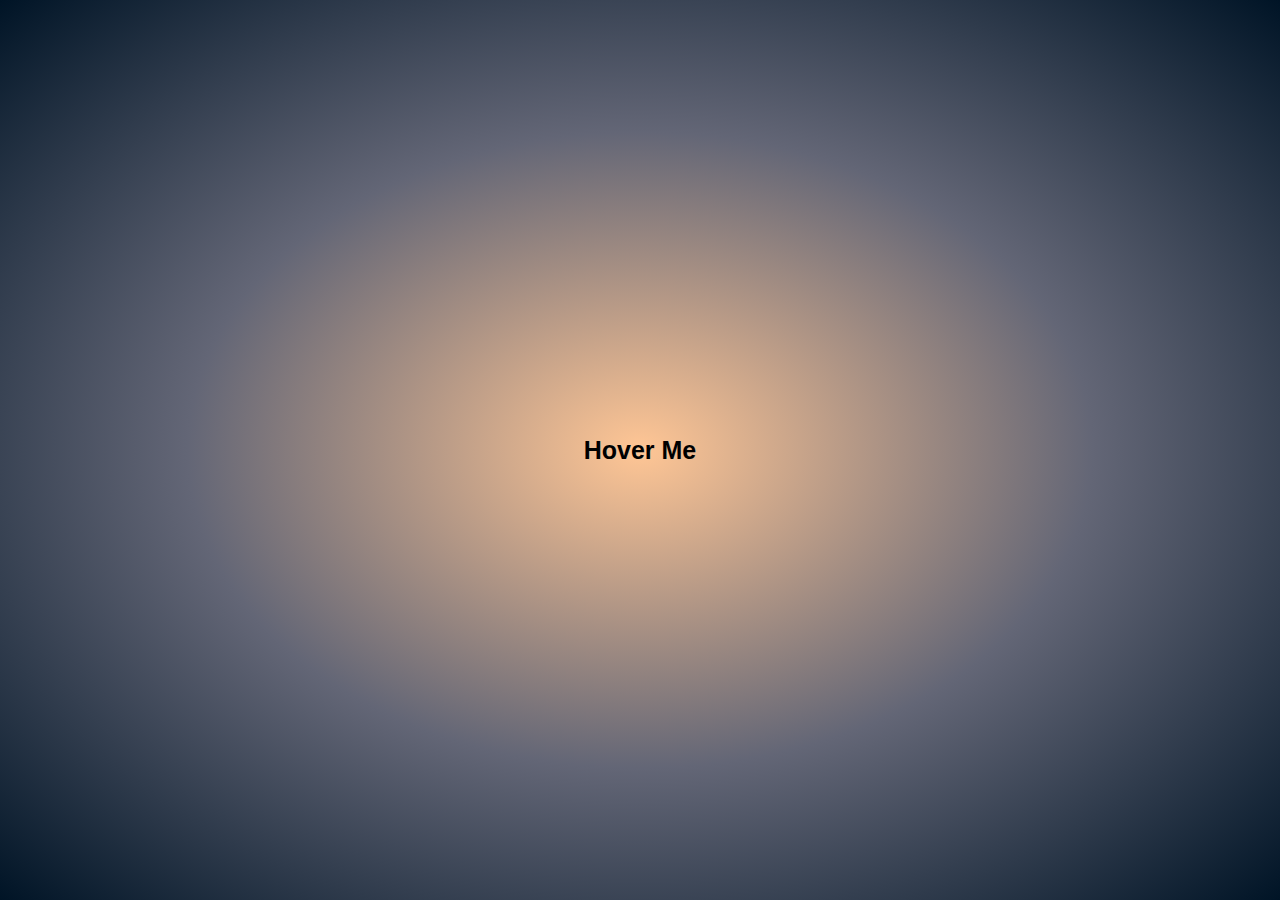
<file: Tooltip/index.html>
<html lang="en">
  <head>
    <meta charset="UTF-8" />
    <meta http-equiv="X-UA-Compatible" content="IE=edge" />
    <meta name="viewport" content="width=device-width, initial-scale=1.0" />
    <title>Tooltip</title>
    <link rel="stylesheet" href="style.css" />
  </head>
  <body>
    <div id="container">
      <span class="tooltip tooltip-top">Top Tooltip</span>
      <span class="tooltip tooltip-bottom">Bottom Tooltip</span>
      <span class="tooltip tooltip-left">Left Tooltip</span>
      <span class="tooltip tooltip-right">Right Tooltip</span>
      <span>Hover Me</span>
    </div>
  </body>
</html>
</file>
<file: style.css>
* {
  margin: 0;
  padding: 0;
  box-sizing: border-box;
}

html, body {
  height: 100%;
}

body {
  font-family: 'Segoe UI', Tahoma, Geneva, Verdana, sans-serif;
  background: linear-gradient(#2f3640, #000000);
  background-size: cover;
  min-height: 100vh;
  color: #fff;
  line-height: 1.6;
  display: flex;
  flex-direction: column;
}

.main-content {
  flex: 1;
  padding: 2rem;
}

h1 {
  text-align: center;
  font-size: 2.5rem;
  margin-bottom: 3rem;
  color: #f5d6a0;
}

.projects {
  display: grid;
  grid-template-columns: repeat(auto-fit, minmax(180px, 1fr));
  gap: 1.5rem;
  max-width: calc(5 * 220px + 4 * 1.5rem);
  width: 100%;
  margin: 0 auto;
  justify-items: center;
}

.project-card {
  background: #f5d6a0;
  padding: 1.2rem;
  text-align: center;
  border-radius: 12px;
  box-shadow: 0 6px 15px rgba(0, 0, 0, 0.2);
  text-decoration: none;
  color: #2f3640;
  font-weight: 500;
  transition: all 0.3s ease;
  width: 100%;
  max-width: 220px;
  display: flex;
  align-items: center;
  justify-content: center;
  height: 4rem;
}

.project-card:hover {
  transform: translateY(-5px);
  box-shadow: 0 12px 25px rgba(0, 0, 0, 0.3);
  color: #000;
}

@media screen and (max-width: 1024px) {
  .projects {
    grid-template-columns: repeat(auto-fit, minmax(160px, 1fr));
    max-width: calc(4 * 220px + 3 * 1.5rem);
  }
}

@media screen and (max-width: 768px) {
  h1 {
    font-size: 2rem;
  }
  .projects {
    grid-template-columns: repeat(auto-fit, minmax(140px, 1fr));
    max-width: calc(3 * 220px + 2 * 1.5rem);
  }
  .project-card {
    height: 90px;
  }
}

@media screen and (max-width: 480px) {
  .main-content {
    padding: 1rem;
  }
  h1 {
    font-size: 1.7rem;
    margin-bottom: 2rem;
  }
  .projects {
    grid-template-columns: repeat(auto-fit, minmax(120px, 1fr));
    gap: 1rem;
    max-width: calc(2 * 220px + 1 * 1rem);
  }
  .project-card {
    height: 80px;
  }
}

.footer-heart {
  width: 100%;
  text-align: center;
  padding: 1rem;
  font-size: 1rem;
  color: wheat;
  margin-top: auto;
}

.footer-heart svg {
  width: 20px;
  height: 20px;
  fill: red;
  vertical-align: middle;
}

::-webkit-scrollbar {
  width: 10px;
}

::-webkit-scrollbar-track {
  background: #2f3640;
}

::-webkit-scrollbar-thumb {
  background: wheat;
  border-radius: 5px;
}

::-webkit-scrollbar-thumb:hover {
  background: #f5d6a0;
}
</file>
<file: Accordions/style.css>
* {
  padding: 0;
  margin: 0;
  box-sizing: border-box;
}

body {
  background: linear-gradient(rgba(18, 18, 22, 1.000) 0.000%, rgba(18, 18, 22, 1.000) 7.692%, rgba(22, 23, 26, 1.000) 7.692%, rgba(22, 23, 26, 1.000) 15.385%, rgba(26, 27, 31, 1.000) 15.385%, rgba(26, 27, 31, 1.000) 23.077%, rgba(31, 32, 35, 1.000) 23.077%, rgba(31, 32, 35, 1.000) 30.769%, rgba(35, 36, 39, 1.000) 30.769%, rgba(35, 36, 39, 1.000) 38.462%, rgba(39, 40, 43, 1.000) 38.462%, rgba(39, 40, 43, 1.000) 46.154%, rgba(43, 44, 47, 1.000) 46.154%, rgba(43, 44, 47, 1.000) 53.846%, rgba(47, 48, 51, 1.000) 53.846%, rgba(47, 48, 51, 1.000) 61.538%, rgba(50, 51, 55, 1.000) 61.538%, rgba(50, 51, 55, 1.000) 69.231%, rgba(54, 55, 58, 1.000) 69.231%, rgba(54, 55, 58, 1.000) 76.923%, rgba(56, 57, 61, 1.000) 76.923%, rgba(56, 57, 61, 1.000) 84.615%, rgba(59, 60, 64, 1.000) 84.615%, rgba(59, 60, 64, 1.000) 92.308%, rgba(61, 62, 66, 1.000) 92.308% 100.000%);
  font-family: sans-serif;
}

#accordion {
  margin: 100px auto;
  width: 600px;
}

#accordion li {
  list-style: none;
  width: 100%;
  margin-bottom: 10px;
  background: #fff;
  padding: 10px;
}

#accordion li label {
  padding: 10px;
  display: flex;
  justify-content: space-between;
  align-items: center;
  font-size: 18px;
  font-weight: 500;
  color: dodgerblue;
  cursor: pointer;
}

#accordion li label span {
  transform: rotate(90deg);
  font-size: 22px;
  color: dodgerblue;
}

#accordion label + input[type="radio"] {
  display: none;
}

#accordion .content {
  padding: 0 10px;
  line-height: 26px;
  max-height: 0;
  overflow: hidden;
  transition: max-height 0.5s;
}

#accordion label + input[type="radio"]:checked + .content {
  max-height: 400px;
}
</file>
<file: Barbers/style.css>
@import url("https://fonts.googleapis.com/css2?family=Playfair+Display:wght@900&family=Roboto&display=swap");

:root {
  --main-color: #37132d;
  --main-font: "Playfair Display", serif;
  --secondary-font: "Roboto", sans-serif;
}

* {
  padding: 0;
  margin: 0;
  box-sizing: border-box;
}

body {
    background-color: #c1c1c1fd;
}

.nav {
  display: flex;
  justify-content: space-around;
  align-items: center;
  padding: 30px;
  background: #737171;
}

ul li {
  list-style: none;
  display: inline;
}

ul li a {
  text-decoration: none;
  margin: 10px;
  color: #000;
  font-family: var(--secondary-font);
}

/* Header Content */
.content__container {
  display: flex;
  flex-wrap: wrap;
  justify-content: center;
  align-items: center;
  height: 80vh;
}

.header__content {
  display: flex;
  flex-wrap: wrap;
  flex-direction: column;
  justify-content: center;
  width: 40%;
}

.header__heading {
  font-size: 4rem;
  font-family: var(--main-font);
}

.header__sub-headings {
  width: 70%;
  font-family: var(--secondary-font);
  color: rgb(82, 82, 82);
  margin: 20px 0;
}

.header__img {
  width: 200px;
  height: 300px;
}

.header__img-container {
  width: 30%;
  height: 50vh;
  position: relative;
}

.img-one {
  position: absolute;
  left: 10rem;
}

.img-two {
  position: absolute;
  left: 3rem;
  top: 8rem;
}

.main-btn {
  padding: 10px 20px;
  text-decoration: none;
  background: var(--main-color);
  color: #fff;
  font-family: var(--secondary-font);
}
/* End of Header Section */

/* Experience Start */
.experience {
  height: 90vh;
  margin-left: 5rem;
  display: flex;
  flex-wrap: wrap;
  justify-content: center;
  align-items: center;
  margin-top: 10rem;
}

.experience-img {
  background-image: url("assets/eugene-chystiakov-taZSJ6xmt48-unsplash.jpg");
  background-size: cover;
  background-position: center;
  width: 300px;
  height: 350px;
  margin-right: 50px;
}

.gray-heading {
  color: gray;
  font-family: var(--main-font);
}

.btn-container {
  margin-top: 30px;
}
/* ؑEnd Of Experience Section */

/* Social Media Start */
.social-media {
  margin: 5rem;
}

.sm-container {
  display: flex;
  flex-wrap: wrap;
  justify-content: center;
  align-items: center;
  text-align: center;
  margin-top: 10rem;
}

.follow {
  padding: 20px;
  background: var(--main-color);
  color: #fff;
  font-family: var(--secondary-font);
  font-weight: bold;
  margin-right: 3rem;
  text-align: center;
}
/* End Social Media Section */

/* Hero Section Start */
.hero {
  height: 100vh;
  display: flex;
  justify-content: center;
  align-items: center;
}

.hero-container {
  width: 70%;
  display: flex;
  flex-wrap: wrap;
  justify-content: center;
  align-items: center;
}

.hero-img-container {
  background-image: url("assets/albert-dera-ILip77SbmOE-unsplash.jpg");
  background-size: cover;
  background-position: top;
  width: 300px;
  height: 400px;
}

.hero__sub-headings {
  width: 400px;
}

.hero__content {
  margin-left: 6rem;
}
/* End of Hero Section */

/* Services Section Start */
.services {
  margin-top: 10rem;
}

.services_g-heading {
  margin-left: 10rem;
}

.services-heading {
  margin-left: 10rem;
  margin-bottom: 20px;
}

.cards {
  display: flex;
  flex-wrap: wrap;
  justify-content: center;
  align-items: center;
}

.card {
  width: 300px;
  height: 400px;
  position: relative;
  box-shadow: 1px 1px 1px 1px rgb(223, 223, 223);
  margin: 20px;
}

.card-img {
  width: 100%;
  height: 200px;
  position: absolute;
  top: 0;
  left: 0;
  background-size: cover;
  background-position: top;
}

.img-one {
  background-image: url(assets/john-arano-CCTCHXEsan8-unsplash.jpg);
}
.img-two {
  background-image: url(assets/allef-vinicius-IvQeAVeJULw-unsplash.jpg);
}
.img-three {
  background-image: url(assets/christoffer-engstrom-1ouGlRChSbY-unsplash.jpg);
}

.card-content {
  transform: translateY(200px);
  text-align: center;
  margin: 10px;
}

.card-title {
  font-family: sans-serif;
  font-weight: normal;
  margin-bottom: 20px 0;
  color: #000;
}

.card-info {
  font-family: var(--secondary-font);
  text-align: center;
  color: rgb(109, 109, 109);
  margin: 30px 40px;
}
/* Services Section End */

/* Footer Start */
.footer {
  background: #737171;
  color: #fff;
}

.footer-cards {
  display: flex;
  justify-content: space-around;
  align-items: center;
  text-align: center;
  height: 50vh;
  margin-top: 10rem;
}

.footer__card-title {
  font-family: var(--main-font);
}

.footer__card-info {
  font-family: var(--secondary-font);
  line-height: 2rem;
}

.footer-heart {
    text-align: center;
    padding: 2rem;
    font-size: 1rem;
}

.footer-heart svg {
    width: 20px;
    height: 20px;
    fill: red;
    vertical-align: middle;
}
/* Footer End */

@media only screen and (max-width: 600px) {
  .header__content {
    align-items: center;
    text-align: center;
    width: 70%;
  }

  .header__img-container {
    display: none;
  }

  .experience {
    height: 100vh;
    margin: 0 auto;
    text-align: center;
  }

  .experience-headings {
    font-size: 3rem;
  }

  .experience-img {
    width: 200px;
    height: 300px;
    border-top-left-radius: 0;
    border-top-right-radius: 0;
    border-bottom-right-radius: 0;
  }

  .experience__sub-headings {
    margin: 20px auto;
  }

  .btn-container {
    margin-top: 30px;
    margin-bottom: 3.5rem;
  }

  .follow {
    display: none;
  }

  .sm-container {
    flex-direction: column;
  }

  .list-items {
    margin: 10px;
  }

  .hero-img-container {
    width: 300px;
    height: 400px;
  }

  .hero__headings {
    font-size: 3rem;
  }

  .hero__content {
    margin: 0 auto;
  }

  .services {
    margin-top: 10rem;
  }
}
</file>
<file: Card 1/style.css>
body {
  display: flex;
  justify-content: center;
  align-items: center;
  font-family: sans-serif;
  background: rgb(46, 45, 45);
  height: 100vh;
}

.card-container {
  position: relative;
  width: 320px;
  padding: 40px;
  background: rgb(179, 179, 179);
  overflow: hidden;
}

.card-container:before {
  content: "";
  position: absolute;
  left: 0;
  bottom: calc(-100% + 5px);
  width: 100%;
  height: 100%;
  background: rgb(108, 80, 134);
  z-index: 1;
  transition: 1s;
}

.card-container:hover:before {
  bottom: 0;
}

.content {
  position: relative;
  color: #000;
  z-index: 2;
  transition: 1s;
}

h2 {
  font-size: 30px;
}

p {
  line-height: 25px;
  padding: 20px 0;
  margin: 20px 0;
}

a {
  font-size: 12px;
  color: #fff;
  text-decoration: none;
  background: rgb(80, 24, 128);
  padding: 0.6rem 1rem;
}

.card-container:hover .content {
  color: #fff;
}
</file>
<file: Card 2/style.css>
body {
  margin: 0;
  height: 100vh;
  background: #171616;
  display: flex;
  justify-content: center;
  align-items: center;
  font-family: sans-serif;
}

.card {
  position: relative;
  width: 30rem;
  height: 30rem;
  background: linear-gradient(rgba(5, 5, 10, 1.000) 0.000%, rgba(5, 5, 10, 1.000) 7.692%, rgba(9, 10, 14, 1.000) 7.692%, rgba(9, 10, 14, 1.000) 15.385%, rgba(13, 14, 18, 1.000) 15.385%, rgba(13, 14, 18, 1.000) 23.077%, rgba(18, 19, 22, 1.000) 23.077%, rgba(18, 19, 22, 1.000) 30.769%, rgba(22, 23, 26, 1.000) 30.769%, rgba(22, 23, 26, 1.000) 38.462%, rgba(26, 27, 30, 1.000) 38.462%, rgba(26, 27, 30, 1.000) 46.154%, rgba(30, 31, 34, 1.000) 46.154%, rgba(30, 31, 34, 1.000) 53.846%, rgba(34, 35, 38, 1.000) 53.846%, rgba(34, 35, 38, 1.000) 61.538%, rgba(38, 39, 42, 1.000) 61.538%, rgba(38, 39, 42, 1.000) 69.231%, rgba(41, 42, 45, 1.000) 69.231%, rgba(41, 42, 45, 1.000) 76.923%, rgba(44, 45, 48, 1.000) 76.923%, rgba(44, 45, 48, 1.000) 84.615%, rgba(46, 47, 51, 1.000) 84.615%, rgba(46, 47, 51, 1.000) 92.308%, rgba(48, 49, 53, 1.000) 92.308% 100.000%);
  box-shadow: 0 1px 5px rgba(0, 0, 0, 0.5);
}

.card:before,
.card:after {
  content: "";
  position: absolute;
  top: 0;
  left: 0;
  width: 100%;
  height: 100%;
  background: linear-gradient(rgba(5, 5, 10, 1.000) 0.000%, rgba(5, 5, 10, 1.000) 7.692%, rgba(9, 10, 14, 1.000) 7.692%, rgba(9, 10, 14, 1.000) 15.385%, rgba(13, 14, 18, 1.000) 15.385%, rgba(13, 14, 18, 1.000) 23.077%, rgba(18, 19, 22, 1.000) 23.077%, rgba(18, 19, 22, 1.000) 30.769%, rgba(22, 23, 26, 1.000) 30.769%, rgba(22, 23, 26, 1.000) 38.462%, rgba(26, 27, 30, 1.000) 38.462%, rgba(26, 27, 30, 1.000) 46.154%, rgba(30, 31, 34, 1.000) 46.154%, rgba(30, 31, 34, 1.000) 53.846%, rgba(34, 35, 38, 1.000) 53.846%, rgba(34, 35, 38, 1.000) 61.538%, rgba(38, 39, 42, 1.000) 61.538%, rgba(38, 39, 42, 1.000) 69.231%, rgba(41, 42, 45, 1.000) 69.231%, rgba(41, 42, 45, 1.000) 76.923%, rgba(44, 45, 48, 1.000) 76.923%, rgba(44, 45, 48, 1.000) 84.615%, rgba(46, 47, 51, 1.000) 84.615%, rgba(46, 47, 51, 1.000) 92.308%, rgba(48, 49, 53, 1.000) 92.308% 100.000%);
  transition: 1s;
  z-index: -1;
}

.card:hover:before {
  transform: rotate(20deg);
  box-shadow: 0 2px 20px rgba(0, 0, 0, 0.2);
}

.card:hover:after {
  transform: rotate(10deg);
  box-shadow: 0 2px 20px rgba(0, 0, 0, 0.2);
}

.imgBox {
  position: absolute;
  top: 10px;
  left: 10px;
  bottom: 10px;
  right: 10px;
  background: #222;
  transition: 1s;
  z-index: 2;
}

img {
  position: absolute;
  top: 0;
  left: 0;
  width: 100%;
  height: 100%;
  object-fit: cover;
}

.card:hover .imgBox {
  bottom: 80px;
}

.details {
  position: absolute;
  left: 10px;
  right: 10px;
  bottom: 10px;
  height: 60px;
  text-align: center;
  color: rgb(157, 117, 42);
}
</file>
<file: Chairs/style.css>
@import url("https://fonts.googleapis.com/css2?family=Playfair+Display&display=swap");

* {
  padding: 0;
  margin: 0;
  box-sizing: border-box;
}

:root {
  --main-color: #e3e8e4;
  --primary-color: #363636;
  --main-font: "Playfair Display SC", serif;
}

nav {
  display: flex;
  justify-content: space-around;
  align-items: center;
  text-align: center;
  font-family: sans-serif;
  padding: 10px;
}

ul li {
  display: inline;
  list-style: none;
}

ul li a {
  text-decoration: none;
  color: #000;
  margin-left: 4rem;
}

ul li a:hover {
  border-bottom: 2px solid var(--primary-color);
  padding-bottom: 10px;
}

.btn-fill {
  padding: 10px 30px;
  background: var(--primary-color);
  border: none;
  border-radius: 100px;
  color: #fff;
  cursor: pointer;
}

.btn-outline {
  background: transparent;
  border: none;
  margin-left: 20px;
  font-weight: bold;
  cursor: pointer;
}

/* header */
header {
  height: 100vh;
  display: flex;
  flex-wrap: wrap;
  justify-content: space-between;
  align-items: center;
  margin-right: 5rem;
}

.content-container {
  margin-left: 6rem;
}

.main-headings {
  font-size: 4rem;
  font-family: var(--main-font);
  color: #0000004f;
  margin-bottom: 2rem;
}

.main-headings span {
  color: #000;
}

.primary-headings {
  max-width: 500px;
  font-family: sans-serif;
  line-height: 25px;
  margin-bottom: 2rem;
}

.img-container {
  width: 500px;
  height: 500px;
  background: var(--main-color);
  border-radius: 100%;
}

.img-container img {
  width: 400px;
  height: 500px;
  margin-left: 20px;
  margin-bottom: 40px;
}

/* popularity */
.popularity {
  display: flex;
  justify-content: flex-end;
  align-items: center;
}

.popularity div {
  margin-right: 5rem;
}

.popularity div h1 {
  font-size: 3rem;
  text-align: center;
  color: #363636;
  font-family: var(--main-font);
}
.popularity div p {
  color: #363636;
  font-family: sans-serif;
}

/* PRODUCTS */
.products-heading {
  text-align: center;
  margin-top: 10rem;
  margin-bottom: 5rem;
  font-size: 4rem;
  color: #0000004f;
}

.products-heading span {
  color: #000;
}

.products {
  display: flex;
  flex-wrap: wrap;
  justify-content: space-around;
  align-items: center;
}

.product {
  display: flex;
  flex-direction: column;
  justify-content: center;
  align-items: center;
  margin-top: 50px;
}

.product .product-img-layer {
  background: var(--main-color);
  border-top-left-radius: 200px;
  border-top-right-radius: 200px;
  padding: 20px;
}

.product .product-img-layer .img {
  width: 200px;
  height: 200px;
}

.product .product-img-layer .img-one {
  background: url(Images/daniil-silantev-1P6AnKDw6S8-unsplash-removebg-preview.png);
  background-size: cover;
  background-position: center;
}
.product .product-img-layer .img-two {
  background: url(Images/bruno-emmanuelle--MUoHL1XULM-unsplash-removebg-preview.png);
  background-size: cover;
  background-position: center;
}
.product .product-img-layer .img-three {
  background: url(Images/scott-webb-eD853mTbBA0-unsplash-removebg-preview.png);
  background-size: cover;
  background-position: center;
}

.product-content {
  background: var(--primary-color);
  padding: 27px;
  padding-bottom: 50px;
  text-align: center;
  color: #fff;
}

.product-content .product-name {
  font-family: sans-serif;
  margin-bottom: 10px;
}

.b-container {
  text-align: center;
}

.b-container button {
  border: none;
  background: transparent;
  font-size: 2rem;
  cursor: pointer;
  margin: 0 auto;
  margin-left: 20px;
  margin-top: 20px;
}

/* why us */
.why-us {
  display: flex;
  flex-wrap: wrap;
  justify-content: space-around;
  align-items: center;
  margin-top: 10rem;
}

.why-us .img-layer {
  width: 400px;
  height: 400px;
  background: var(--main-color);
  border-radius: 100%;
}

.why-us .img-layer .img {
  width: 400px;
  height: 400px;
  background: url(Images/scott-webb-eD853mTbBA0-unsplash-removebg-preview.png);
  background-size: cover;
  background-position: center;
}

.cards {
  display: grid;
  grid-template-columns: 2fr 2fr;
}

.card {
  width: 200px;
  height: 150px;
  padding: 20px;
  margin-top: 40px;
  border-radius: 5px;
}

.card.card-fill {
  background: #e3e8e490;
  position: relative;
}

.card.card.card-fill .star {
  width: 10px;
  height: 10px;
  padding: 15px;
  border-radius: 100%;
  background: var(--primary-color);
  position: absolute;
  top: -15px;
  left: -10px;
  display: flex;
  justify-content: center;
  align-items: center;
  font-size: 15px;
  color: #fff;
}

.card h1 {
  color: black;
  font-family: sans-serif;
  font-size: 17px;
}

.card p {
  color: #999999;
  font-family: sans-serif;
  font-size: 12px;
  margin-top: 20px;
}

/* Features */
.features {
  margin-top: 10rem;
  display: flex;
  flex-wrap: wrap;
  justify-content: space-around;
  align-items: center;
}
.main-headings {
  font-size: 4rem;
  font-family: var(--main-font);
  color: #0000004f;
  margin-bottom: 20px;
}

.main-headings span {
  color: #000;
}

.primary-headings {
  max-width: 500px;
  font-family: sans-serif;
}

.features .img-container {
  width: 300px;
  height: 350px;
  background: var(--main-color);
  border-top-left-radius: 200px;
  border-top-right-radius: 200px;
}

.features .img-container img {
  width: 350px;
  height: 450px;
}

footer {
  background: var(--primary-color);
  margin-top: 10rem;
  display: flex;
  flex-wrap: wrap;
  justify-content: space-around;
  align-items: center;
  height: 50vh;
  color: #fff;
}

footer .logo-container h1 {
  font-size: 4rem;
  font-family: var(--main-font);
  margin-bottom: 20px;
}

footer .logo-container p {
  max-width: 400px;
  font-family: sans-serif;
  line-height: 25px;
}

footer .about-company {
  display: flex;
  flex-wrap: wrap;
  justify-content: center;
  align-items: center;
}

footer .about-company .container {
  margin-right: 40px;
  margin-top: 20px;
}

.about-company .container h1 {
  margin-bottom: 50px;
}

.about-company .container p {
  font-family: sans-serif;
  margin-bottom: 20px;
}

.footer-heart {
    width: 100%;
    text-align: center;
    padding: 1rem;
    font-size: 1rem;
}

.footer-heart svg {
    width: 20px;
    height: 20px;
    fill: red;
    vertical-align: middle;
}

@media only screen and (max-width: 1150px) {
  .img-container {
    width: 340px;
    height: 340px;
  }
  .d-none {
    display: none;
  }
}

@media only screen and (max-width: 900px) {
  header {
    height: 120vh;
    text-align: center;
    justify-content: center;
  }

  header .content-container {
    margin-bottom: 6rem;
    margin-top: 4rem;
    margin-left: 0;
  }

  .popularity {
    margin-top: 22rem;
    text-align: center;
  }

  .d-none {
    display: none;
  }
}

@media only screen and (max-width: 600px) {
  .primary-headings {
    width: 350px;
  }

  .img-container {
    width: 350px;
    height: 350px;
  }

  .popularity div h1 {
    font-size: 2rem;
  }

  .popularity div {
    font-size: 0.9rem;
    text-align: center;
    margin: 0 auto;
    margin-top: 7rem;
  }

  .main-headings {
    font-size: 3rem;
    text-align: center;
  }

  .d-none {
    display: none;
  }

  .cards {
    margin-right: 5rem;
  }

  .card-fill {
    margin-left: 10px;
  }
}
</file>
<file: Creative Loading Animation/style.css>
* {
  margin: 0;
  padding: 0;
  box-sizing: border-box;
}

body {
  background: #13131ecb;
}

.wrapper {
  display: flex;
  justify-content: center;
  align-items: center;
  min-height: 100vh;
}

.wrapper .loader {
  display: flex;
  justify-content: space-evenly;
  padding: 0 20px;
}

.loader .loading {
  background: #fff;
  width: 30px;
  height: 30px;
  border-radius: 50px;
  margin: 0 10px;
  animation: load 0.75s ease infinite;
}

.loader .loading.one {
  animation-delay: 0.3s;
}

.loader .loading.two {
  animation-delay: 0.4s;
}

.loader .loading.three {
  animation-delay: 0.5s;
}

.loader .loading.four {
  animation-delay: 0.8s;
}

@keyframes load {
  0% {
    width: 30px;
    height: 30px;
  }
  50% {
    width: 20px;
    height: 20px;
  }
}
</file>
<file: Custom Scrollbar/style.css>
* {
  padding: 0;
  margin: 0;
  box-sizing: border-box;
  font-family: sans-serif;
}

body {
  background: #303036;
}

.card {
  width: 700px;
  background: #353333;
  padding: 20px;
  margin: 20px;
  font-family: sans-serif;
  line-height: 28px;
  color: beige;
}

/* Scrollbar */
::-webkit-scrollbar {
  background-color: transparent;
  width: 10px;
}

::-webkit-scrollbar-thumb {
  background: linear-gradient(rgba(5, 5, 10, 1.000) 0.000%, rgba(5, 5, 10, 1.000) 7.692%, rgba(9, 10, 14, 1.000) 7.692%, rgba(9, 10, 14, 1.000) 15.385%, rgba(13, 14, 18, 1.000) 15.385%, rgba(13, 14, 18, 1.000) 23.077%, rgba(18, 19, 22, 1.000) 23.077%, rgba(18, 19, 22, 1.000) 30.769%, rgba(22, 23, 26, 1.000) 30.769%, rgba(22, 23, 26, 1.000) 38.462%, rgba(26, 27, 30, 1.000) 38.462%, rgba(26, 27, 30, 1.000) 46.154%, rgba(30, 31, 34, 1.000) 46.154%, rgba(30, 31, 34, 1.000) 53.846%, rgba(34, 35, 38, 1.000) 53.846%, rgba(34, 35, 38, 1.000) 61.538%, rgba(38, 39, 42, 1.000) 61.538%, rgba(38, 39, 42, 1.000) 69.231%, rgba(41, 42, 45, 1.000) 69.231%, rgba(41, 42, 45, 1.000) 76.923%, rgba(44, 45, 48, 1.000) 76.923%, rgba(44, 45, 48, 1.000) 84.615%, rgba(46, 47, 51, 1.000) 84.615%, rgba(46, 47, 51, 1.000) 92.308%, rgba(48, 49, 53, 1.000) 92.308% 100.000%);
  border-radius: 100px;
}
</file>
<file: Hoodies/style.css>
@import url('https://fonts.googleapis.com/css2?family=Open+Sans:ital,wght@0,300..800;1,300..800&family=Playfair+Display:ital,wght@0,400..900;1,400..900&display=swap');
  /* font-family: "Playfair Display", serif; */

@import url('https://fonts.googleapis.com/css2?family=Open+Sans:ital,wght@0,300..800;1,300..800&family=Playfair+Display:ital,wght@0,400..900;1,400..900&family=Roboto:ital,wght@0,100..900;1,100..900&display=swap');
  /* font-family: "Roboto", sans-serif; */

/* Resets */
* {
    margin: 0;
    padding: 0;
    box-sizing: border-box;
}

:root {
    --main-color: #239b7e;
    --main-font: 'Playfair Display', serif;
    --primary-font: 'Roboto', sans-serif;
}

body {
    background-color: rgb(205, 236, 196);
}

/* Nav Start */
nav {
    display: flex;
    flex-wrap: wrap;
    justify-content: space-between;
    align-items: center;
    padding: 20px;
    font-family: var(--primary-font);
    font-weight: bold;
}

.logo {
    margin-left: 5rem;
}

.burger {
    display: flex;
    flex-direction: column;
    justify-content: center;
    align-items: center;
    cursor: pointer;
    margin-right: 5rem;
}

.burger span {
    border: 2px solid var(--main-color);
    width: 40px;
    height: 1px;
    margin: 2px;
}

/* Nav End */

/* Header Start */
header {
    display: flex;
    flex-wrap: wrap;
    justify-content: space-around;
    align-items: center;
    height: 90vh;
    margin-top: 2rem;
}

.main-headings {
    font-size: 4rem;
    font-family: var(--main-font);
    transform: translateY(-40px);
    color: #00000097;
    line-height: 5rem;
}

.main-headings span {
    color: black;
}

.primary-headings {
    max-width: 500px;
    font-family: var(--primary-font);
    line-height: 25px;
    margin-bottom: 1rem;
    color: #716d6d;
}

.btn-fill {
    background-color: var(--main-color);
    color: #fff;
    border: none;
    padding: 12px 20px;
    margin-right: 10px;
    cursor: pointer;
    transition: all 0.5s ease-out;
}

.btn-fill:hover {
    background-color: #fff;
    border: 1px solid var(--main-color);
    color: var(--main-color);
}

.btn-outline.active {
    border: 2px solid var(--main-color);
    color: var(--main-color);
    background: transparent;
    padding: 10px 20px;
    cursor: pointer;
    transition: all 0.5s ease-in;
}

.btn-outline.active:hover {
    background: var(--main-color);
    color: #fff;
}

.img-container {
    border-radius: 50%;
    box-shadow: 4px 7px 5px 2px #bcbaba;
}

.header-img {
    border-radius: 100%;
    background: url(images/oswaldo-ibanez-1NPUmTaiMeg-unsplash.jpg);
    background-position: top;
    background-size: cover;
    width: 400px;
    height: 400px;
}

/* Header End */

/* Section One Start */
.section-one {
    display: flex;
    flex-wrap: wrap;
    justify-content: space-around;
    align-items: center;
    margin-top: 7rem;
}

.section-one-img {
    background: url(images/gesphotoss-1i9K55ni5Dk-unsplash.jpg);
    background-position: top;
    background-size: cover;
}
/* Section One End */

/* Products Start */
.products {
    margin-top: 10rem;
    display: flex;
    flex-wrap: wrap;
    flex-direction: column;
    justify-content: center;
    align-items: center;
}

.products .products-headings {
    font-family: var(--primary-font);
    font-size: 2rem;
    margin-bottom: 3rem;
}

.products .product-categories button{
    margin-right: 20px;
    margin-bottom: 2rem;
}

.products .product-items-container {
    display: flex;
    flex-wrap: wrap;
    justify-content: center;
    align-items: center;
    margin: 20px;
    min-width: 100%;
}

.products .product-items-container .item {
    margin: 20px;
}

.products .product-items-container .item-layer {
    background-color: rgb(193, 219, 186);
    padding: 40px;
    margin-right: 20px;
    margin: 0 auto;
    margin-bottom: 20px;
}

.products .product-items-container .item-layer img {
    width: 150px;
    height: 200px;
}

.products .product-items-container .item .item-name {
    font-family: var(--primary-font);
    margin-bottom: 10px;
}

.products .product-items-container .item-price {
    font-family: var(--primary-font);
    margin-bottom: 10px;
}

.products .product-items-container .item .view-product {
    font-family: var(--primary-font);
    -ms-overflow-style: 10px;
    text-decoration: none;
    color: var(--main-color);
    border-bottom: 1px solid var(--main-color);
}
/* Product Section End */

/* Customer Review Section Start */
.customer-reviews {
    margin-top: 7rem;
    display: flex;
    flex-wrap: wrap;
    justify-content: space-around;
    align-items: center;
    gap: 2rem;
}

.customer {
    width: 300px;
    text-align: center;
    background-color: rgb(230, 255, 222);
    padding: 1rem;
    border-radius: 10px;
    box-shadow: 0 2px 8px rgba(0,0,0,0.1); 
}

.customer-heading {
    font-family: var(--primary-font);
    font-size: 2rem;
    margin-bottom: 20px;
    text-align: center;
    margin-top: 10rem;
}

.customer-reviews {
    font-family: 12px;
    margin-top: 20px;
    min-width: 200px;
    text-align: center;
    margin: 10px;
    font-family: var(--primary-font);
}

.customer .customer-img .img {
    width: 200px;
    height: 200px;
    border-radius: 100%;
    background-size: cover;
    background-position: center;
    margin: 0 auto;
    margin-bottom: 20px;
}

.customer .img-one {
    background: url(images/joshua-rondeau-xazIYnxpS2Q-unsplash.jpg);
}

.customer .img-two {
    background: url(images/milan-popovic-kOnmHdLJTNI-unsplash.jpg);
}

.customer .img-three {
    background: url(images/yogendra-singh-uWs_N5Dlyiw-unsplash.jpg);
}
/* Customer Review Section End */

/* Foorter Start */
footer {
    background-color: rgb(48, 63, 30);
    margin-top: 10rem;
    color: #fff;
    display: flex;
    flex-wrap: wrap;
    justify-content: space-around;
    align-items: center;
    height: 100vh;
    font-family: var(--primary-font);
}

footer .container .footer-heading {
    margin-bottom: 3rem;
}

footer .container .footer-primary-heading {
    font-weight: normal;
    font-size: 15px;
    margin-bottom: 20px;
}

.footer-heart {
    width: 100%;
    text-align: center;
    padding: 1rem;
    font-size: 1rem;
}

.footer-heart svg {
    width: 20px;
    height: 20px;
    fill: red;
    vertical-align: middle;
}
/* Foorter End */

/* Meadia Queries */
@media only screen and (max-width: 900px) {
    header {
        height: 120vh;
        text-align: center;
    }

    .section-one {
        height: 120vh;
        text-align: center;
    }

    .primary-headings {
        width: 400px;
        font-size: 1.25rem;
    }

    .customer .customer-img .img {
        width: 150px;
        height: 150px;
    }
}
</file>
<file: Scrollbar/style.css>
body {
  display: flex;
  justify-content: center;
  align-items: center;
  font-family: sans-serif;
  background: black;
  color: white;
}

.scroll-container {
  background: rgb(60, 58, 58);
  width: 25rem;
  padding: 30px;
}

.scroll-div {
  width: 400px;
  height: 500px;
  background: rgb(39, 38, 38);
  overflow: hidden;
  overflow-y: scroll;
}

.scroll-object {
  padding: 20px;
}
</file>
<file: Tooltip/style.css>
* {
  padding: 0;
  margin: 0;
  box-sizing: border-box;
}

body {
  width: 100%;
  height: 100vh;
  display: flex;
  justify-content: center;
  align-items: center;
  background: radial-gradient(rgba(255, 198, 149, 1.000) 0.000%, rgba(99, 102, 118, 1.000) 50.000%, rgba(0, 20, 38, 1.000) 100.000%);
  font-family: sans-serif;
}

#container {
  position: relative;
  padding: 7px;
  font-size: 25px;
  font-weight: bold;
  cursor: pointer;
}

/* Common tooltip styles */
.tooltip {
  position: absolute;
  background: #000;
  color: #fff;
  white-space: nowrap;
  padding: 10px 15px;
  border-radius: 7px;
  visibility: hidden;
  opacity: 0;
  transition: opacity 0.4s ease, transform 0.3s ease;
  font-size: 14px;
  z-index: 1;
}

/* Hover trigger */
#container:hover .tooltip {
  visibility: visible;
  opacity: 1;
}

/* Tooltip on TOP */
.tooltip-top {
  left: 50%;
  top: 0;
  transform: translate(-50%, -120%);
}
.tooltip-top::before {
  content: "";
  position: absolute;
  left: 50%;
  top: 100%;
  transform: translateX(-50%);
  border: 8px solid;
  border-color: #000 transparent transparent transparent;
}

/* Tooltip on BOTTOM */
.tooltip-bottom {
  left: 50%;
  bottom: 0;
  transform: translate(-50%, 120%);
}
.tooltip-bottom::before {
  content: "";
  position: absolute;
  left: 50%;
  bottom: 100%;
  transform: translateX(-50%);
  border: 8px solid;
  border-color: transparent transparent #000 transparent;
}

/* Tooltip on LEFT */
.tooltip-left {
  left: 0;
  top: 50%;
  transform: translate(-120%, -50%);
}
.tooltip-left::before {
  content: "";
  position: absolute;
  left: 100%;
  top: 50%;
  transform: translateY(-50%);
  border: 8px solid;
  border-color: transparent transparent transparent #000;
}

/* Tooltip on RIGHT */
.tooltip-right {
  right: 0;
  top: 50%;
  transform: translate(120%, -50%);
}
.tooltip-right::before {
  content: "";
  position: absolute;
  right: 100%;
  top: 50%;
  transform: translateY(-50%);
  border: 8px solid;
  border-color: transparent #000 transparent transparent;
}
</file>
